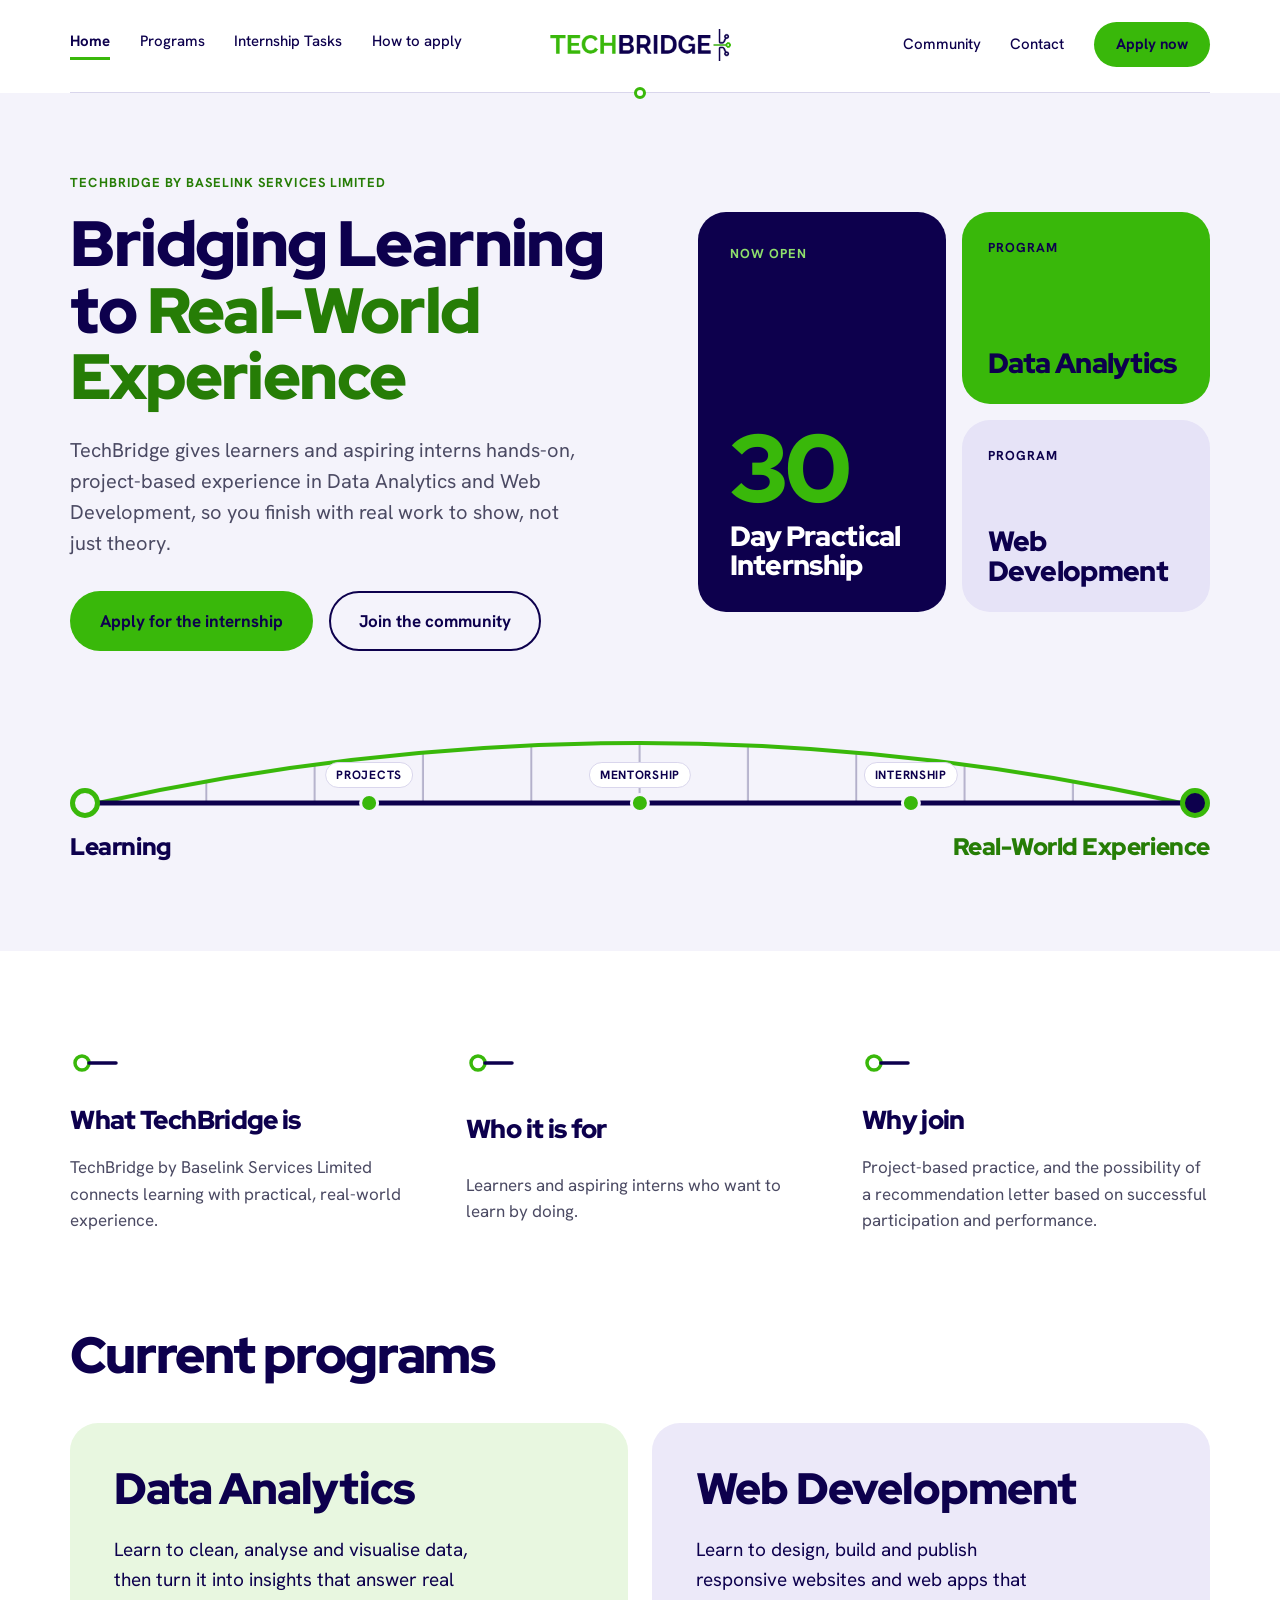
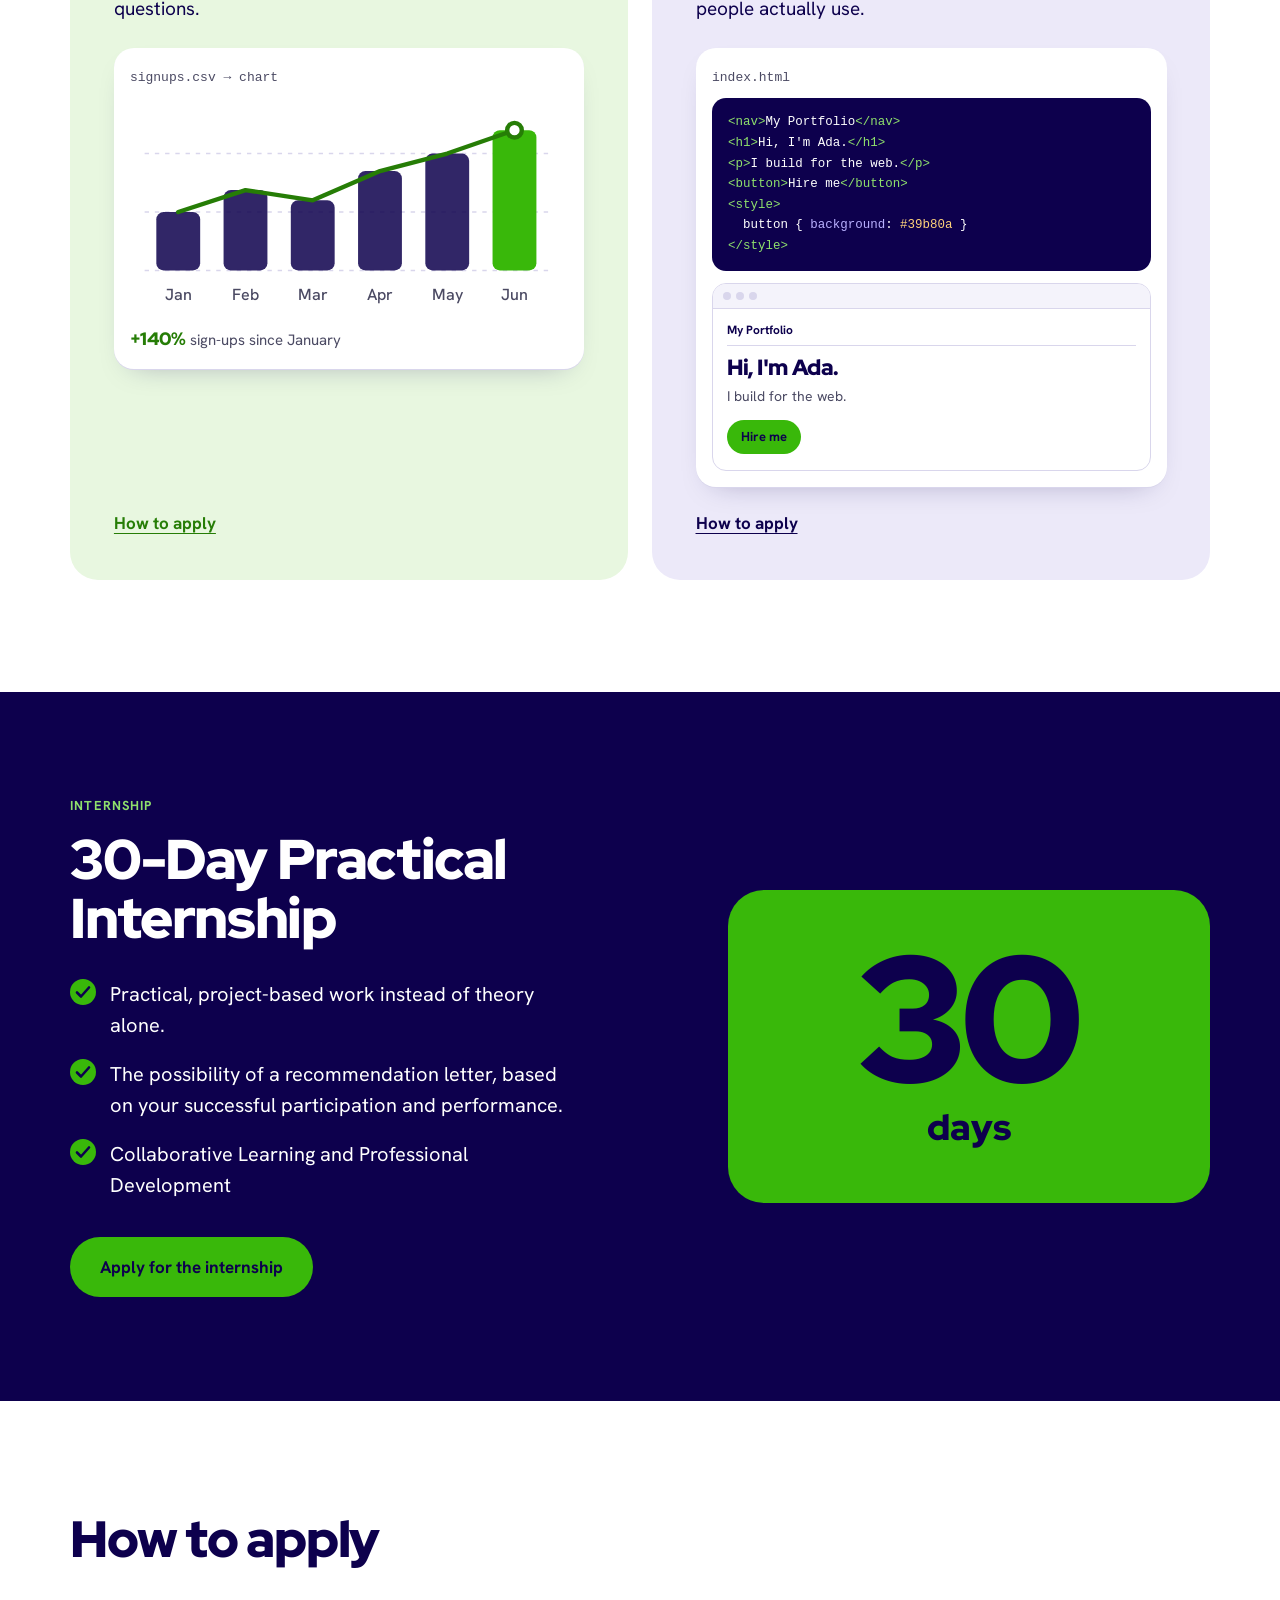
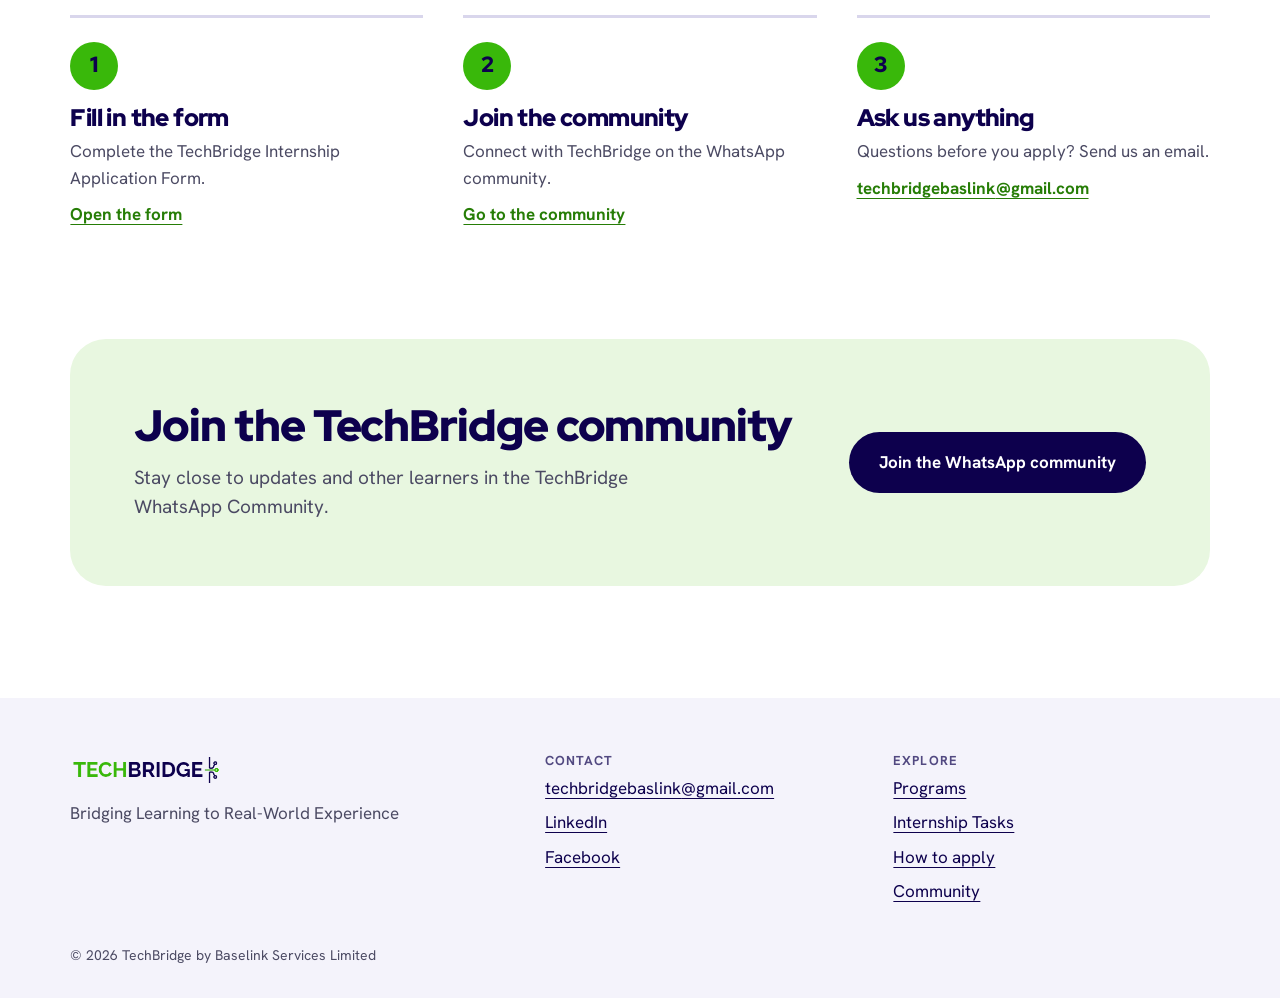
<file: index.html>
<!doctype html>
<html lang="en">

<head>
  <meta charset="utf-8" />
  <meta name="viewport" content="width=device-width, initial-scale=1" />
  <title>TechBridge: Bridging Learning to Real-World Experience</title>
  <meta name="description"
    content="TechBridge by Baselink Services Limited offers Data Analytics, Web Development and a 30-Day Practical Internship." />
  <!-- Fonts: loads the two Google Fonts used on the site (headings and body text) -->
  <link rel="preconnect" href="https://fonts.googleapis.com" />
  <link rel="preconnect" href="https://fonts.gstatic.com" crossorigin />
  <link
    href="https://fonts.googleapis.com/css2?family=Red+Hat+Display:wght@500;700;900&family=Hanken+Grotesk:wght@400;500;700&display=swap"
    rel="stylesheet" />
  <!-- Styles: connects the CSS file to this page -->
  <link rel="stylesheet" href="./styles/style.css" />
</head>

<body>
  <!-- Skip link: hidden until you press Tab. Lets keyboard users jump past the menu. -->
  <a class="skip" href="#main">Skip to content</a>

  <!-- 1. HEADER: the top bar. Links on both sides of the logo, plus the Apply now button.
       On tablets and phones the links move into a menu. -->
  <!-- Phone menu: a hidden checkbox + CSS only, no JavaScript -->
  <input type="checkbox" id="menu-toggle" class="menu-toggle" aria-label="Open or close the menu" />
  <header class="site-header" id="top">
    <div class="bar">
      <!-- Menu icon: ticking the checkbox above shows the menu (smaller screens only) -->
      <label class="menu-btn" for="menu-toggle" aria-hidden="true"><svg width="22" height="16" viewBox="0 0 22 16"
          aria-hidden="true">
          <path d="M1 2H21M1 8H21M1 14H21" stroke="currentColor" stroke-width="2" stroke-linecap="round" />
        </svg></label>
      <!-- Left links. aria-current marks the page you are on. -->
      <nav class="nav-left" aria-label="Main">
        <a href="index.html" aria-current="page">Home</a><a href="programs.html">Programs</a><a
          href="internship.html">Internship Tasks</a><a href="#apply">How to apply</a>
      </nav>
      <a class="logo" href="#top"><img src="images/logo.png" alt="TechBridge" width="189" height="40" /></a>
      <!-- Right links and the main call to action -->
      <div class="right">
        <nav class="nav-right" aria-label="Secondary">
          <a href="#community">Community</a><a href="#contact">Contact</a>
        </nav>
        <a class="btn btn-sm" href="https://forms.gle/8EbdSy5ttGfLZfjv5">Apply now</a>
      </div>
    </div>
    <!-- The menu that opens on smaller screens: the same links in one list -->
    <nav class="drawer" id="drawer" aria-label="Mobile">
      <a href="index.html" aria-current="page">Home</a><a href="programs.html">Programs</a><a
      href="internship.html">Internship Tasks</a><a href="#apply">How to apply</a><a href="#community">Community</a><a
        href="#contact">Contact</a>
    </nav>
  </header>

  <main id="main">
    <!-- 2. HERO: the first thing visitors see. It says what TechBridge is, gives two buttons,
         and ends with an animated bridge from Learning to Real-World Experience. -->
    <section class="hero">
      <!-- Hero text: heading, short intro and the two buttons -->
      <div class="hero-text">
        <p class="eyebrow">TechBridge by Baselink Services Limited</p>
        <h1>Bridging Learning to <span>Real-World Experience</span></h1>
        <p class="lede">
          TechBridge gives learners and aspiring interns hands-on, project-based
          experience in Data Analytics and Web Development, so you finish with
          real work to show, not just theory.
        </p>
        <div class="actions btn-row">
          <a class="btn" href="#apply">Apply for the internship</a>
          <a class="btn btn-outline" href="https://chat.whatsapp.com/FqpBvYS4oaK32cXDxc8JIS">Join
            the community</a>
        </div>
      </div>
      <!-- Tiles: a quick look at the internship and the two programs -->
      <div class="tiles" aria-label="At a glance">
        <div class="tile tile-main">
          <p class="eyebrow light">Now open</p>
          <div>
            <p class="big">30</p>
            <p class="tile-title">Day Practical Internship</p>
          </div>
        </div>
        <div class="tile tile-green">
          <p class="eyebrow">Program</p>
          <p class="tile-title">Data Analytics</p>
        </div>
        <div class="tile tile-lilac">
          <p class="eyebrow">Program</p>
          <p class="tile-title">Web Development</p>
        </div>
      </div>

      <!-- Animated bridge: draws itself from Learning to Real-World Experience -->
      <div class="bridge" role="img"
        aria-label="A bridge from Learning to Real-World Experience, crossing through projects, mentorship and the internship">
        <div class="bridge-end bridge-start">
          <span class="b-node"></span>
          <span class="b-label">Learning</span>
        </div>
        <div class="bridge-span">
          <div class="b-build">
            <svg class="bridge-svg" viewBox="0 0 1000 120" preserveAspectRatio="none" aria-hidden="true">
              <g class="b-cables">
                <line x1="100" y1="78.4" x2="100" y2="100" style="--i:0" />
                <line x1="200" y1="61.6" x2="200" y2="100" style="--i:1" />
                <line x1="300" y1="49.6" x2="300" y2="100" style="--i:2" />
                <line x1="400" y1="42.4" x2="400" y2="100" style="--i:3" />
                <line x1="500" y1="40.0" x2="500" y2="100" style="--i:4" />
                <line x1="600" y1="42.4" x2="600" y2="100" style="--i:5" />
                <line x1="700" y1="49.6" x2="700" y2="100" style="--i:6" />
                <line x1="800" y1="61.6" x2="800" y2="100" style="--i:7" />
                <line x1="900" y1="78.4" x2="900" y2="100" style="--i:8" />
              </g>
              <path class="b-arch" d="M0 100Q500-20 1000 100" />
              <path class="b-deck" d="M0 100H1000" />
            </svg>
          </div>
          <ul class="b-stops">
            <li style="--x:25%;--d:0.75s"><span>Projects</span></li>
            <li style="--x:50%;--d:1.2s"><span>Mentorship</span></li>
            <li style="--x:75%;--d:1.65s"><span>Internship</span></li>
          </ul>
        </div>
        <div class="bridge-end bridge-finish">
          <span class="b-node"></span>
          <span class="b-label">Real-World Experience</span>
        </div>
      </div>
    </section>

    <!-- 3. ABOUT: three short answers: what TechBridge is, who it is for and why join. -->
    <section class="about feature-grid" aria-label="About TechBridge">
      <article class="feature">
        <svg class="node" width="48" height="32" viewBox="0 0 48 32" aria-hidden="true">
          <circle cx="12" cy="16" r="7" fill="none" stroke="#39b80a" stroke-width="3.5" />
          <path d="M19 16H46" stroke="#0d004d" stroke-width="3.5" stroke-linecap="round" />
        </svg>
        <h2>What TechBridge is</h2>
        <p>
          TechBridge by Baselink Services Limited connects learning with
          practical, real-world experience.
        </p>
      </article>
      <article class="feature">
        <svg class="node" width="48" height="32" viewBox="0 0 48 32" aria-hidden="true">
          <circle cx="12" cy="16" r="7" fill="none" stroke="#39b80a" stroke-width="3.5" />
          <path d="M19 16H46" stroke="#0d004d" stroke-width="3.5" stroke-linecap="round" />
        </svg>
        <h2>Who it is for</h2>
        <p>Learners and aspiring interns who want to learn by doing.</p>
      </article>
      <article class="feature">
        <svg class="node" width="48" height="32" viewBox="0 0 48 32" aria-hidden="true">
          <circle cx="12" cy="16" r="7" fill="none" stroke="#39b80a" stroke-width="3.5" />
          <path d="M19 16H46" stroke="#0d004d" stroke-width="3.5" stroke-linecap="round" />
        </svg>
        <h2>Why join</h2>
        <p>
          Project-based practice, and the possibility of a recommendation
          letter based on successful participation and performance.
        </p>
      </article>
    </section>

    <!-- 4. PROGRAMS: the two programs as cards. Each card has a small live demo. -->
    <section class="programs" id="programs" aria-labelledby="programs-h">
      <h2 class="section-title" id="programs-h">Current programs</h2>
      <div class="cards">
        <!-- Data Analytics card, with a demo chart that builds itself as you scroll -->
        <article class="card card-green">
          <h3>Data Analytics</h3>
          <p>
            Learn to clean, analyse and visualise data, then turn it into
            insights that answer real questions.
          </p>

          <!-- Live demo: a chart that builds itself -->
          <div class="demo demo-data">
            <div class="demo-bar">
              <span class="demo-file">signups.csv &rarr; chart</span>
            </div>
            <svg class="chart" viewBox="0 0 300 150" role="img"
              aria-label="Bar chart of monthly sign-ups from January to June, rising from 40 to 96, an increase of 140 percent">
              <g class="grid" aria-hidden="true">
                <path d="M10 118H290M10 78H290M10 38H290" />
              </g>
              <g class="bars">
                <rect x="18" y="78" width="30" height="40" rx="5" style="--i:0" />
                <rect x="64" y="63" width="30" height="55" rx="5" style="--i:1" />
                <rect x="110" y="70" width="30" height="48" rx="5" style="--i:2" />
                <rect x="156" y="50" width="30" height="68" rx="5" style="--i:3" />
                <rect x="202" y="38" width="30" height="80" rx="5" style="--i:4" />
                <rect class="bar-top" x="248" y="22" width="30" height="96" rx="5" style="--i:5" />
              </g>
              <polyline class="trend" pathLength="1" points="33,78 79,63 125,70 171,50 217,38 263,22" />
              <circle class="trend-dot" cx="263" cy="22" r="5" />
              <g class="months" aria-hidden="true">
                <text x="33" y="138">Jan</text><text x="79" y="138">Feb</text><text x="125" y="138">Mar</text>
                <text x="171" y="138">Apr</text><text x="217" y="138">May</text><text x="263" y="138">Jun</text>
              </g>
            </svg>
            <p class="insight"><strong>+140%</strong> sign-ups since January</p>
          </div>
          <a class="link" href="#apply">How to apply</a>
        </article>
        <!-- Web Development card, with a demo where code types itself and becomes a page -->
        <article class="card card-lilac">
          <h3>Web Development</h3>
          <p>
            Learn to design, build and publish responsive websites and web apps
            that people actually use.
          </p>

          <!-- Live demo: code types itself, then becomes a page -->
          <div class="demo demo-web">
            <div class="demo-bar">
              <span class="demo-file">index.html</span>
            </div>
            <div class="web-panes">
              <pre class="code"><span class="line" style="--n:23;--s:8.0%;--e:14.15%"><span class="t">&lt;nav&gt;</span>My Portfolio<span class="t">&lt;/nav&gt;</span></span>
<span class="line" style="--n:21;--s:14.15%;--e:19.77%"><span class="t">&lt;h1&gt;</span>Hi, I'm Ada.<span class="t">&lt;/h1&gt;</span></span>
<span class="line" style="--n:27;--s:19.77%;--e:27.0%"><span class="t">&lt;p&gt;</span>I build for the web.<span class="t">&lt;/p&gt;</span></span>
<span class="line" style="--n:24;--s:27.0%;--e:33.42%"><span class="t">&lt;button&gt;</span>Hire me<span class="t">&lt;/button&gt;</span></span>
<span class="line" style="--n:7;--s:33.42%;--e:35.3%"><span class="t">&lt;style&gt;</span></span>
<span class="line" style="--n:32;--s:35.3%;--e:43.86%">  button { <span class="a">background</span>: <span class="v">#39b80a</span> }</span>
<span class="line" style="--n:8;--s:43.86%;--e:46.0%"><span class="t">&lt;/style&gt;</span></span></pre>
              <div class="preview">
                <div class="browser-dots" aria-hidden="true"><i></i><i></i><i></i></div>
                <div class="page">
                  <div class="pv-nav" data-show="nav" style="--at:14.15%">My Portfolio</div>
                  <p class="pv-h1" data-show="h1" style="--at:19.77%">Hi, I'm Ada.</p>
                  <p class="pv-p" data-show="p" style="--at:27.0%">I build for the web.</p>
                  <span class="pv-btn" data-show="btn" style="--at:33.42%;--styled:43.86%">Hire me</span>
                </div>
              </div>
            </div>
          </div>
          <a class="link link-navy" href="#apply">How to apply</a>
        </article>
      </div>
    </section>

    <!-- 5. INTERNSHIP: the dark band that explains the 30-Day Practical Internship and what you get. -->
    <section class="internship" id="internship" aria-labelledby="intern-h">
      <div class="intern-in">
        <div>
          <p class="eyebrow light">Internship</p>
          <h2 id="intern-h">30-Day Practical Internship</h2>
          <!-- The benefits list -->
          <ul class="checks">
            <li>
              <svg width="26" height="26" viewBox="0 0 26 26" aria-hidden="true">
                <circle cx="13" cy="13" r="13" fill="#39b80a" />
                <path d="M7 13.5l4 4 8-9" fill="none" stroke="#0d004d" stroke-width="2.6" stroke-linecap="round"
                  stroke-linejoin="round" />
              </svg><span>Practical, project-based work instead of theory alone.</span>
            </li>
            <li>
              <svg width="26" height="26" viewBox="0 0 26 26" aria-hidden="true">
                <circle cx="13" cy="13" r="13" fill="#39b80a" />
                <path d="M7 13.5l4 4 8-9" fill="none" stroke="#0d004d" stroke-width="2.6" stroke-linecap="round"
                  stroke-linejoin="round" />
              </svg><span>The possibility of a recommendation letter, based on your
                successful participation and performance.</span>
            </li>
            <li>
              <svg width="26" height="26" viewBox="0 0 26 26" aria-hidden="true">
                <circle cx="13" cy="13" r="13" fill="#39b80a" />
                <path d="M7 13.5l4 4 8-9" fill="none" stroke="#0d004d" stroke-width="2.6" stroke-linecap="round"
                  stroke-linejoin="round" />
              </svg><span>Collaborative Learning and Professional Development</span>
            </li>
          </ul>
          <a class="btn" href="https://forms.gle/8EbdSy5ttGfLZfjv5">Apply for the internship</a>
        </div>
        <!-- Big "30 days" box: decoration only, so screen readers skip it -->
        <div class="days" aria-hidden="true">
          <p class="big">30</p>
          <p>days</p>
        </div>
      </div>
    </section>

    <!-- 6. HOW TO APPLY: three simple steps: fill in the form, join the community, ask a question. -->
    <section class="apply" id="apply" aria-labelledby="apply-h">
      <h2 class="section-title" id="apply-h">How to apply</h2>
      <ol class="steps">
        <li>
          <span class="num">1</span>
          <h3>Fill in the form</h3>
          <p>Complete the TechBridge Internship Application Form.</p>
          <a class="link" href="https://forms.gle/8EbdSy5ttGfLZfjv5">Open the form</a>
        </li>
        <li>
          <span class="num">2</span>
          <h3>Join the community</h3>
          <p>Connect with TechBridge on the WhatsApp community.</p>
          <a class="link" href="https://chat.whatsapp.com/FqpBvYS4oaK32cXDxc8JIS">Go to the
            community</a>
        </li>
        <li>
          <span class="num">3</span>
          <h3>Ask us anything</h3>
          <p>Questions before you apply? Send us an email.</p>
          <a class="link" href="mailto:techbridgebaslink@gmail.com">techbridgebaslink<wbr />@gmail.com</a>
        </li>
      </ol>
    </section>

    <!-- 7. COMMUNITY: invites visitors to join the TechBridge WhatsApp community. -->
    <section class="community" id="community" aria-labelledby="comm-h">
      <div class="comm-in">
        <div>
          <h2 id="comm-h">Join the TechBridge community</h2>
          <p>
            Stay close to updates and other learners in the TechBridge
            WhatsApp Community.
          </p>
        </div>
        <a class="btn btn-navy" href="https://chat.whatsapp.com/FqpBvYS4oaK32cXDxc8JIS">Join the
          WhatsApp community</a>
      </div>
    </section>
  </main>

  <!-- 8. FOOTER: the bottom of the page. Logo and tagline, contact details and useful links. -->
  <footer class="site-footer" id="contact">
    <div class="foot">
      <!-- Logo and tagline -->
      <div>
        <img src="images/logo.png" alt="TechBridge" width="151" height="32" />
        <p>Bridging Learning to Real-World Experience</p>
      </div>
      <!-- Official contact details only -->
      <div>
        <h2>Contact</h2>
        <a href="mailto:techbridgebaslink@gmail.com">techbridgebaslink<wbr />@gmail.com</a><a
          href="https://www.linkedin.com/company/techbridge-services/" target="_blank" rel="noopener">LinkedIn</a>
        <a href="https://www.facebook.com/p/Baselink-Services-100066771475783/" target="_blank"
          rel="noopener">Facebook</a>
      </div>
      <!-- Quick links to the rest of the site -->
      <div>
        <h2>Explore</h2>
        <a href="programs.html">Programs</a><a href="internship.html">Internship Tasks</a><a href="#apply">How to apply</a><a
          href="#community">Community</a>
      </div>
    </div>
    <p class="legal">© 2026 TechBridge by Baselink Services Limited</p>
  </footer>
</body>

</html>
</file>
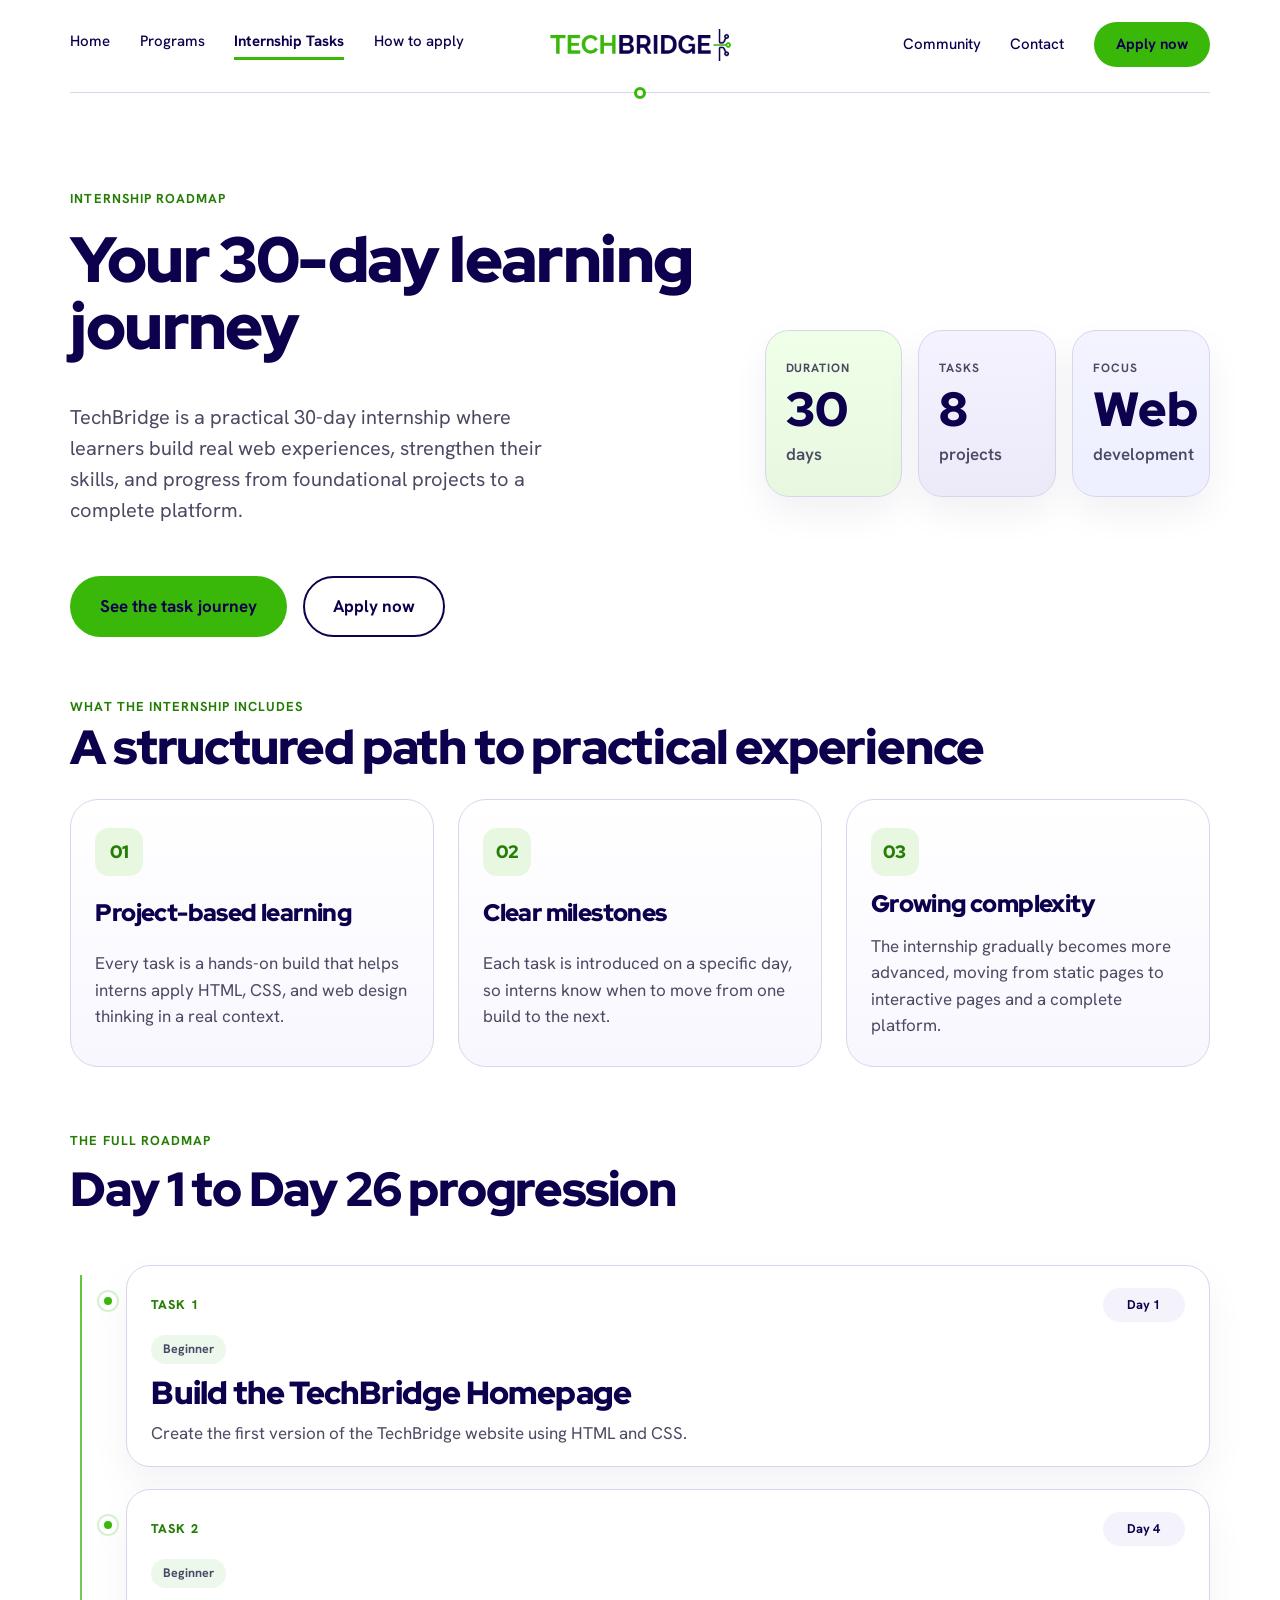
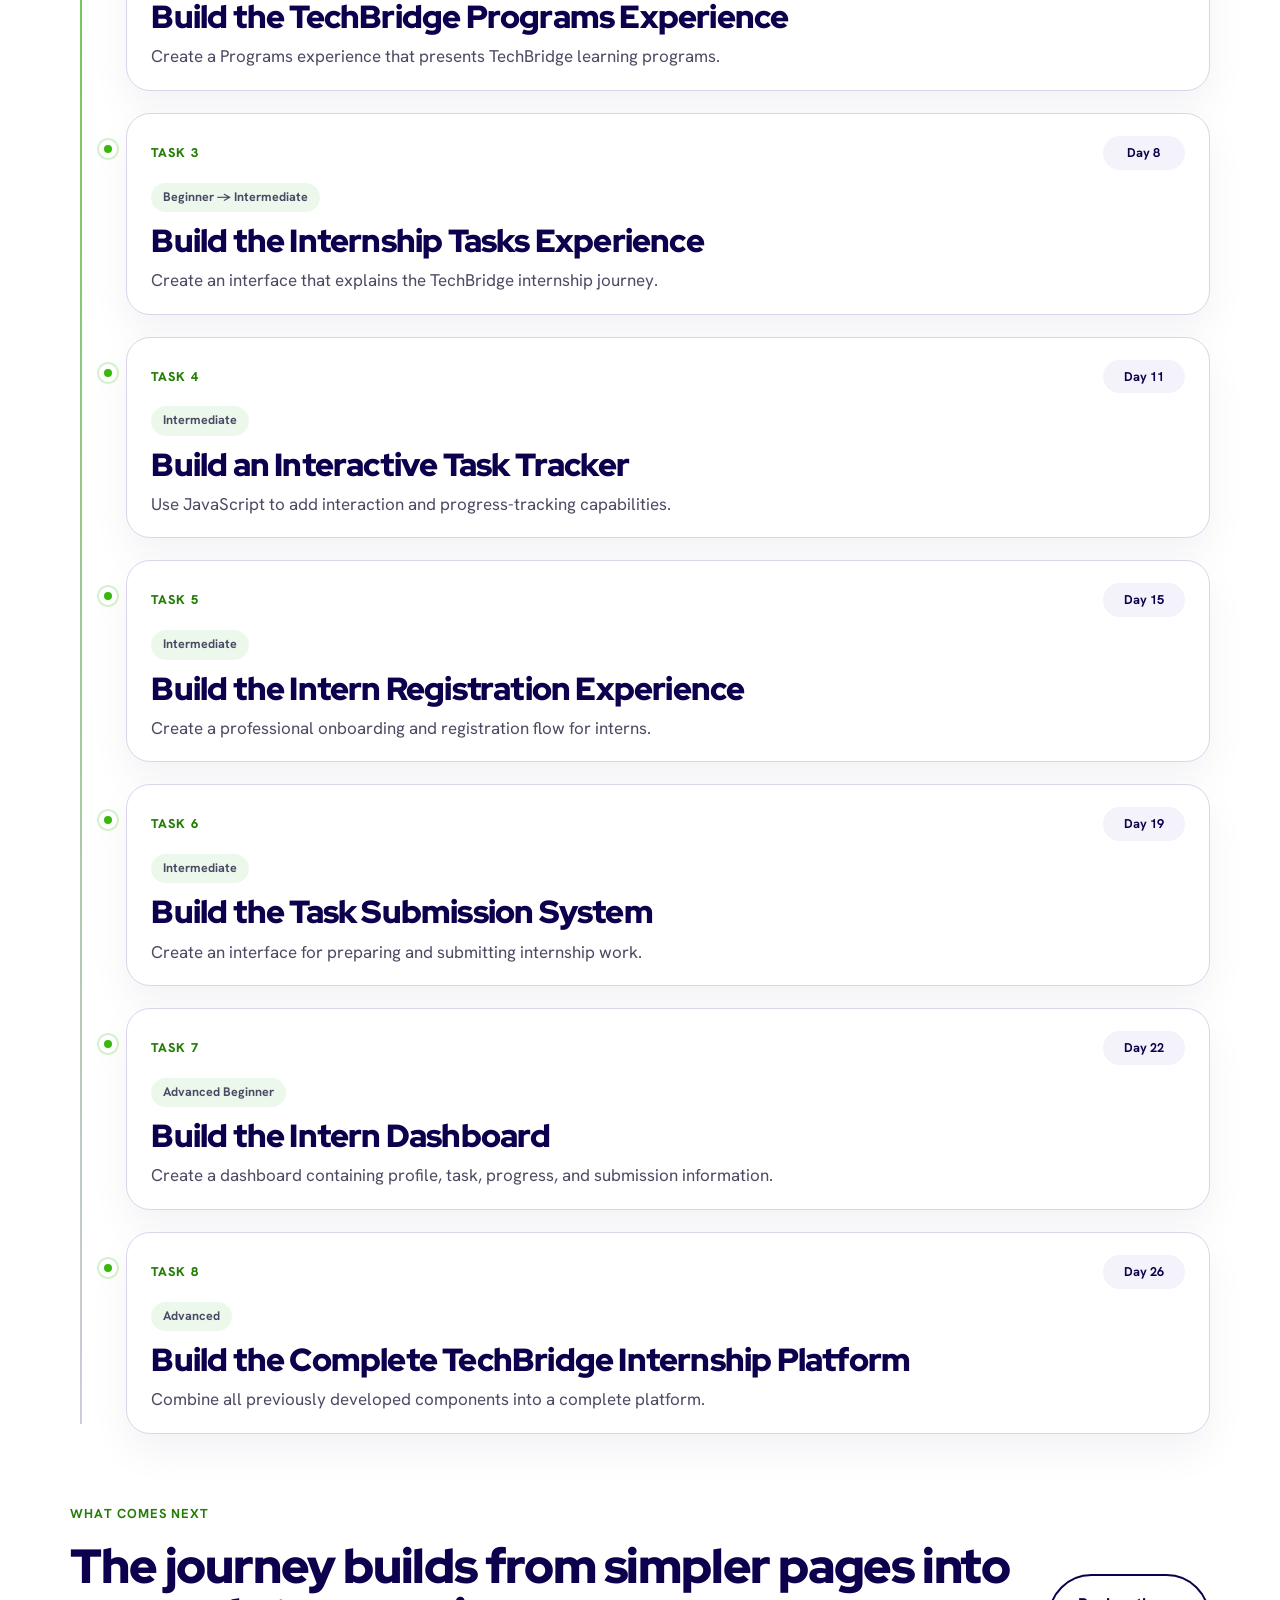
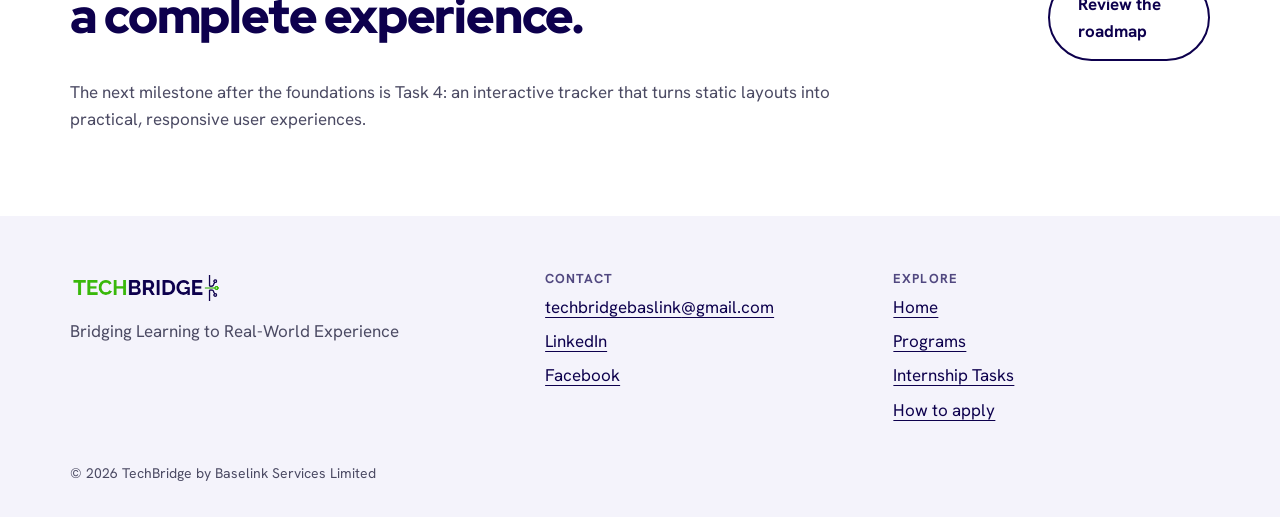
<file: internship.html>
<!doctype html>
<html lang="en">

<head>
  <meta charset="utf-8" />
  <meta name="viewport" content="width=device-width, initial-scale=1" />
  <title>Internship Tasks | TechBridge</title>
  <meta name="description"
    content="View the TechBridge 30-day internship roadmap, task sequence and progression from beginner to advanced project work." />
  <link rel="preconnect" href="https://fonts.googleapis.com" />
  <link rel="preconnect" href="https://fonts.gstatic.com" crossorigin />
  <link
    href="https://fonts.googleapis.com/css2?family=Red+Hat+Display:wght@500;700;900&family=Hanken+Grotesk:wght@400;500;700&display=swap"
    rel="stylesheet" />
  <link rel="stylesheet" href="./styles/style.css" />
  <link rel="stylesheet" href="./styles/internship.css" />
</head>

<body class="page-internship">
  <!-- Skip link allows keyboard users to jump directly to the main content. -->
  <a class="skip" href="#main">Skip to content</a>

  <!-- Mobile menu toggle: the checkbox is controlled only with CSS, so no JavaScript is required. -->
  <input type="checkbox" id="menu-toggle" class="menu-toggle" aria-label="Open or close the menu" />

  <!-- Header: keeps the TechBridge navigation consistent across the site. -->
  <header class="site-header" id="top">
    <div class="bar">
      <label class="menu-btn" for="menu-toggle" aria-hidden="true"><svg width="22" height="16" viewBox="0 0 22 16"
          aria-hidden="true">
          <path d="M1 2H21M1 8H21M1 14H21" stroke="currentColor" stroke-width="2" stroke-linecap="round" />
        </svg></label>
      <nav class="nav-left" aria-label="Main">
        <a href="index.html">Home</a><a href="programs.html">Programs</a><a href="internship.html" aria-current="page">Internship Tasks</a><a href="index.html#apply">How to apply</a>
      </nav>
      <a class="logo" href="index.html"><img src="images/logo.png" alt="TechBridge" width="189" height="40" /></a>
      <div class="right">
        <nav class="nav-right" aria-label="Secondary">
          <a href="index.html#community">Community</a><a href="#contact">Contact</a>
        </nav>
        <a class="btn btn-sm" href="https://forms.gle/8EbdSy5ttGfLZfjv5">Apply now</a>
      </div>
    </div>
    <nav class="drawer" id="drawer" aria-label="Mobile">
      <a href="index.html">Home</a><a href="programs.html">Programs</a><a href="internship.html" aria-current="page">Internship Tasks</a><a href="index.html#apply">How to apply</a><a href="index.html#community">Community</a><a href="#contact">Contact</a>
    </nav>
  </header>

  <main id="main">
    <!-- Hero section: explains the 30-day internship in a quick, high-visibility format. -->
    <section class="internship-hero" aria-labelledby="internship-hero-title">
      <div class="journey-copy">
        <p class="eyebrow">Internship roadmap</p>
        <h1 id="internship-hero-title">Your 30-day learning journey</h1>
        <p class="lede">
          TechBridge is a practical 30-day internship where learners build real web experiences,
          strengthen their skills, and progress from foundational projects to a complete platform.
        </p>
        <div class="actions btn-row">
          <a class="btn" href="#roadmap">See the task journey</a>
          <a class="btn btn-outline" href="https://forms.gle/8EbdSy5ttGfLZfjv5">Apply now</a>
        </div>
      </div>

      <div class="journey-stats" aria-label="Internship details">
        <div class="stat-card accent-green">
          <p class="stat-label">Duration</p>
          <p class="stat-number">30</p>
          <p class="stat-note">days</p>
        </div>
        <div class="stat-card accent-lilac">
          <p class="stat-label">Tasks</p>
          <p class="stat-number">8</p>
          <p class="stat-note">projects</p>
        </div>
        <div class="stat-card accent-indigo">
          <p class="stat-label">Focus</p>
          <p class="stat-number">Web</p>
          <p class="stat-note">development</p>
        </div>
      </div>
    </section>

    <!-- Overview cards: clarify the internship structure, milestones, and progression. -->
    <section class="internship-overview" aria-labelledby="overview-title">
      <p class="eyebrow">What the internship includes</p>
      <h2 id="overview-title">A structured path to practical experience</h2>
      <div class="overview-grid">
        <article class="overview-card">
          <span class="overview-icon">01</span>
          <h3>Project-based learning</h3>
          <p>Every task is a hands-on build that helps interns apply HTML, CSS, and web design thinking in a real context.</p>
        </article>
        <article class="overview-card">
          <span class="overview-icon">02</span>
          <h3>Clear milestones</h3>
          <p>Each task is introduced on a specific day, so interns know when to move from one build to the next.</p>
        </article>
        <article class="overview-card">
          <span class="overview-icon">03</span>
          <h3>Growing complexity</h3>
          <p>The internship gradually becomes more advanced, moving from static pages to interactive pages and a complete platform.</p>
        </article>
      </div>
    </section>

    <!-- Roadmap / task timeline: shows all eight internship tasks in the expected order. -->
    <section class="tasks-section" id="roadmap" aria-labelledby="roadmap-title">
      <div class="section-heading">
        <p class="eyebrow">The full roadmap</p>
        <h2 id="roadmap-title">Day 1 to Day 26 progression</h2>
      </div>

      <div class="timeline" aria-label="Internship task timeline">
        <article class="task-card">
          <div class="task-meta">
            <span class="task-id">Task 1</span>
            <span class="day-pill">Day 1</span>
          </div>
          <p class="task-difficulty">Beginner</p>
          <h3>Build the TechBridge Homepage</h3>
          <p>Create the first version of the TechBridge website using HTML and CSS.</p>
        </article>

        <article class="task-card">
          <div class="task-meta">
            <span class="task-id">Task 2</span>
            <span class="day-pill">Day 4</span>
          </div>
          <p class="task-difficulty">Beginner</p>
          <h3>Build the TechBridge Programs Experience</h3>
          <p>Create a Programs experience that presents TechBridge learning programs.</p>
        </article>

        <article class="task-card">
          <div class="task-meta">
            <span class="task-id">Task 3</span>
            <span class="day-pill">Day 8</span>
          </div>
          <p class="task-difficulty">Beginner → Intermediate</p>
          <h3>Build the Internship Tasks Experience</h3>
          <p>Create an interface that explains the TechBridge internship journey.</p>
        </article>

        <article class="task-card">
          <div class="task-meta">
            <span class="task-id">Task 4</span>
            <span class="day-pill">Day 11</span>
          </div>
          <p class="task-difficulty">Intermediate</p>
          <h3>Build an Interactive Task Tracker</h3>
          <p>Use JavaScript to add interaction and progress-tracking capabilities.</p>
        </article>

        <article class="task-card">
          <div class="task-meta">
            <span class="task-id">Task 5</span>
            <span class="day-pill">Day 15</span>
          </div>
          <p class="task-difficulty">Intermediate</p>
          <h3>Build the Intern Registration Experience</h3>
          <p>Create a professional onboarding and registration flow for interns.</p>
        </article>

        <article class="task-card">
          <div class="task-meta">
            <span class="task-id">Task 6</span>
            <span class="day-pill">Day 19</span>
          </div>
          <p class="task-difficulty">Intermediate</p>
          <h3>Build the Task Submission System</h3>
          <p>Create an interface for preparing and submitting internship work.</p>
        </article>

        <article class="task-card">
          <div class="task-meta">
            <span class="task-id">Task 7</span>
            <span class="day-pill">Day 22</span>
          </div>
          <p class="task-difficulty">Advanced Beginner</p>
          <h3>Build the Intern Dashboard</h3>
          <p>Create a dashboard containing profile, task, progress, and submission information.</p>
        </article>

        <article class="task-card">
          <div class="task-meta">
            <span class="task-id">Task 8</span>
            <span class="day-pill">Day 26</span>
          </div>
          <p class="task-difficulty">Advanced</p>
          <h3>Build the Complete TechBridge Internship Platform</h3>
          <p>Combine all previously developed components into a complete platform.</p>
        </article>
      </div>
    </section>

    <!-- Next steps callout: reinforces what happens after the foundation tasks. -->
    <section class="next-steps" aria-labelledby="next-steps-title">
      <div class="next-copy">
        <p class="eyebrow">What comes next</p>
        <h2 id="next-steps-title">The journey builds from simpler pages into a complete experience.</h2>
        <p>
          The next milestone after the foundations is Task 4: an interactive tracker that turns static layouts into practical, responsive user experiences.
        </p>
      </div>
      <a class="btn btn-outline" href="#roadmap">Review the roadmap</a>
    </section>
  </main>

  <!-- Footer: includes contact details and site links for continuity with the rest of the TechBridge pages. -->
  <footer class="site-footer" id="contact">
    <div class="foot">
      <div>
        <img src="images/logo.png" alt="TechBridge" width="151" height="32" />
        <p>Bridging Learning to Real-World Experience</p>
      </div>
      <div>
        <h2>Contact</h2>
        <a href="mailto:techbridgebaslink@gmail.com">techbridgebaslink<wbr />@gmail.com</a><a
          href="https://www.linkedin.com/company/techbridge-services/" target="_blank" rel="noopener">LinkedIn</a>
        <a href="https://www.facebook.com/p/Baselink-Services-100066771475783/" target="_blank"
          rel="noopener">Facebook</a>
      </div>
      <div>
        <h2>Explore</h2>
        <a href="index.html">Home</a><a href="programs.html">Programs</a><a href="internship.html">Internship Tasks</a><a href="index.html#apply">How to apply</a>
      </div>
    </div>
    <p class="legal">© 2026 TechBridge by Baselink Services Limited</p>
  </footer>
</body>

</html>
</file>
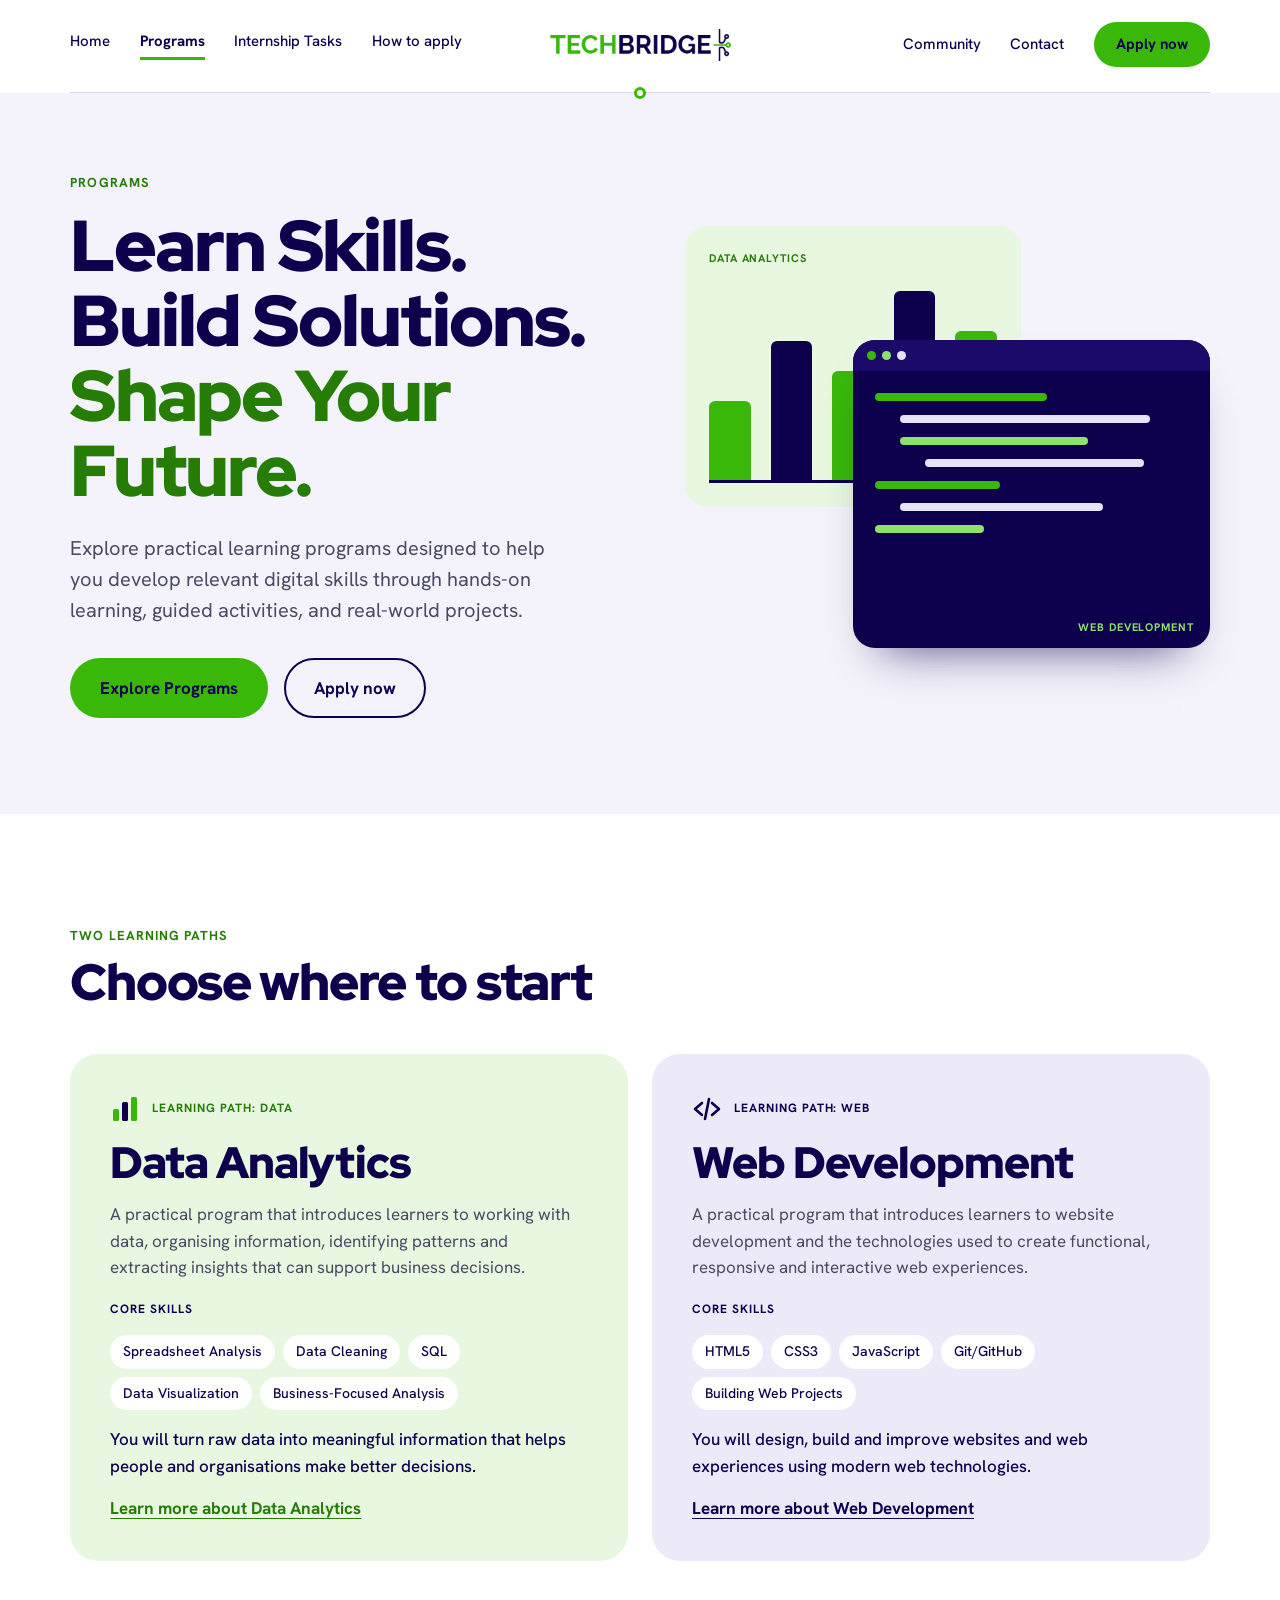
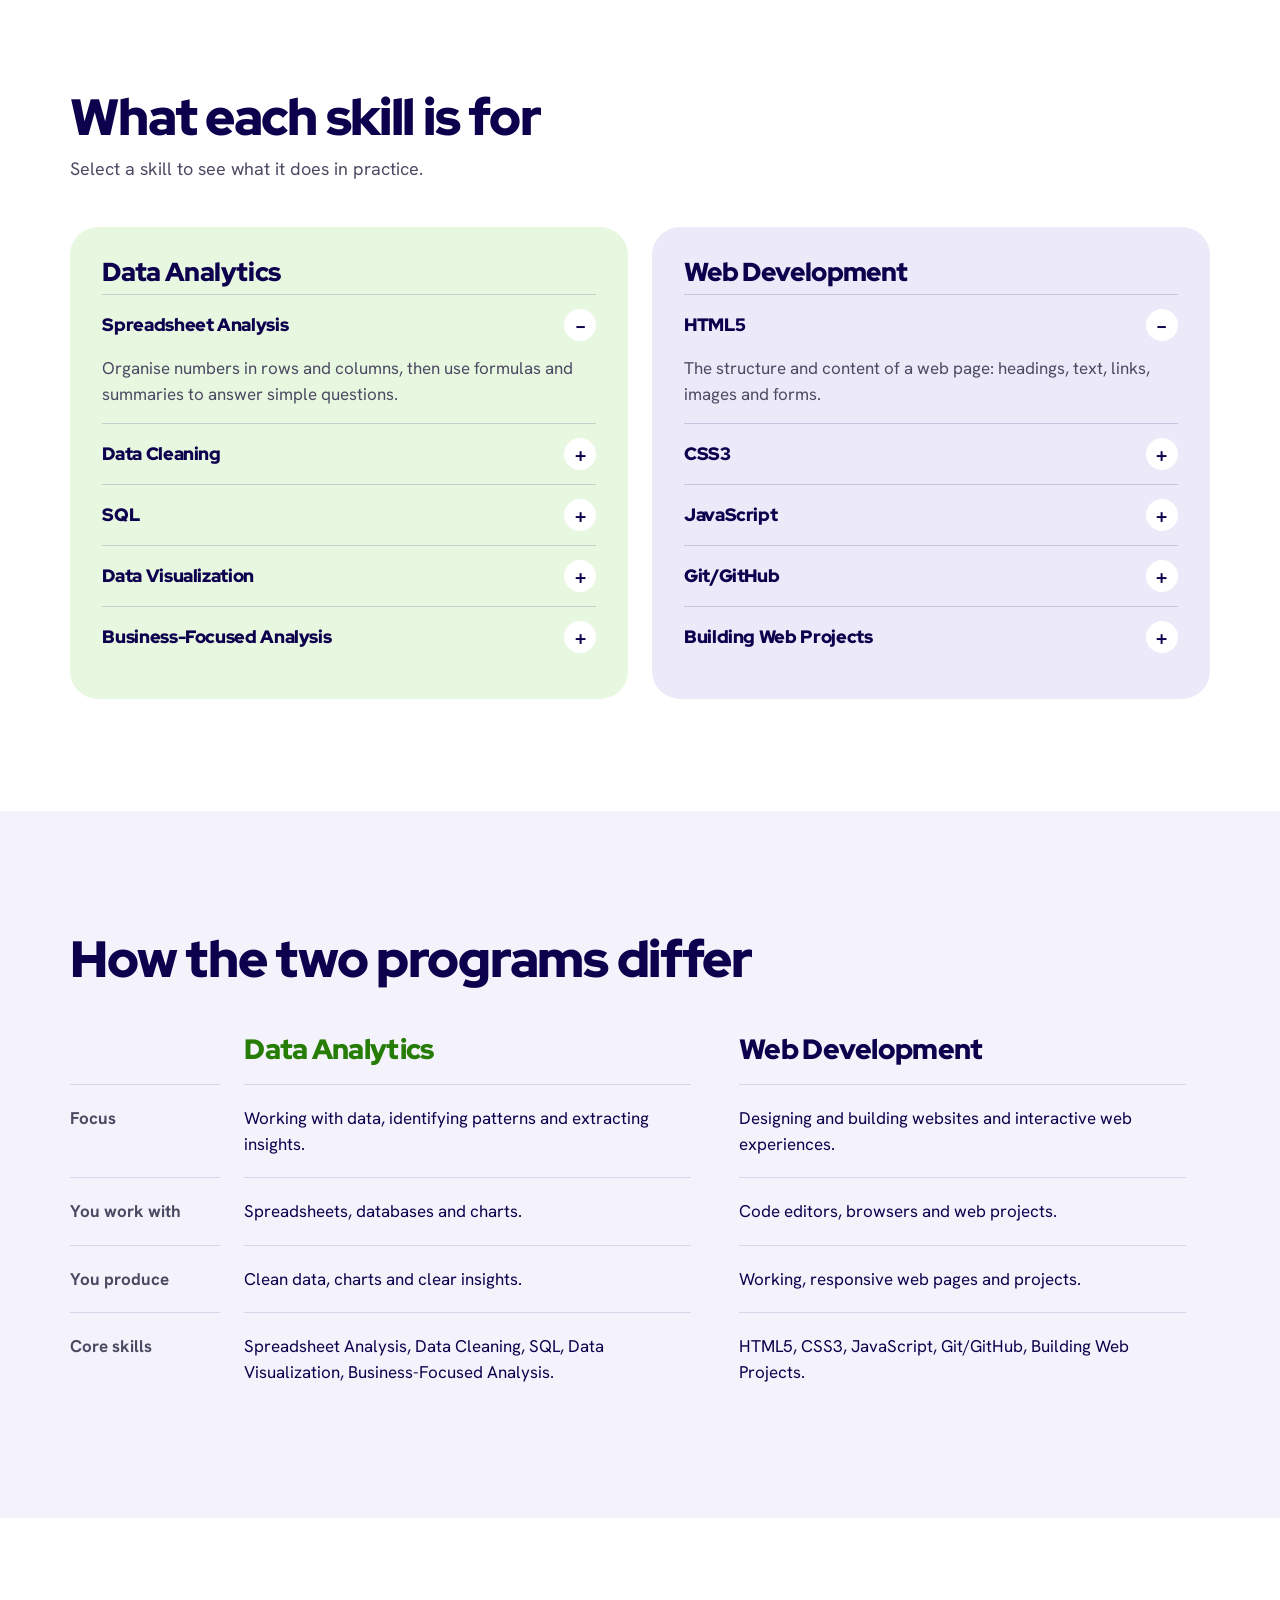
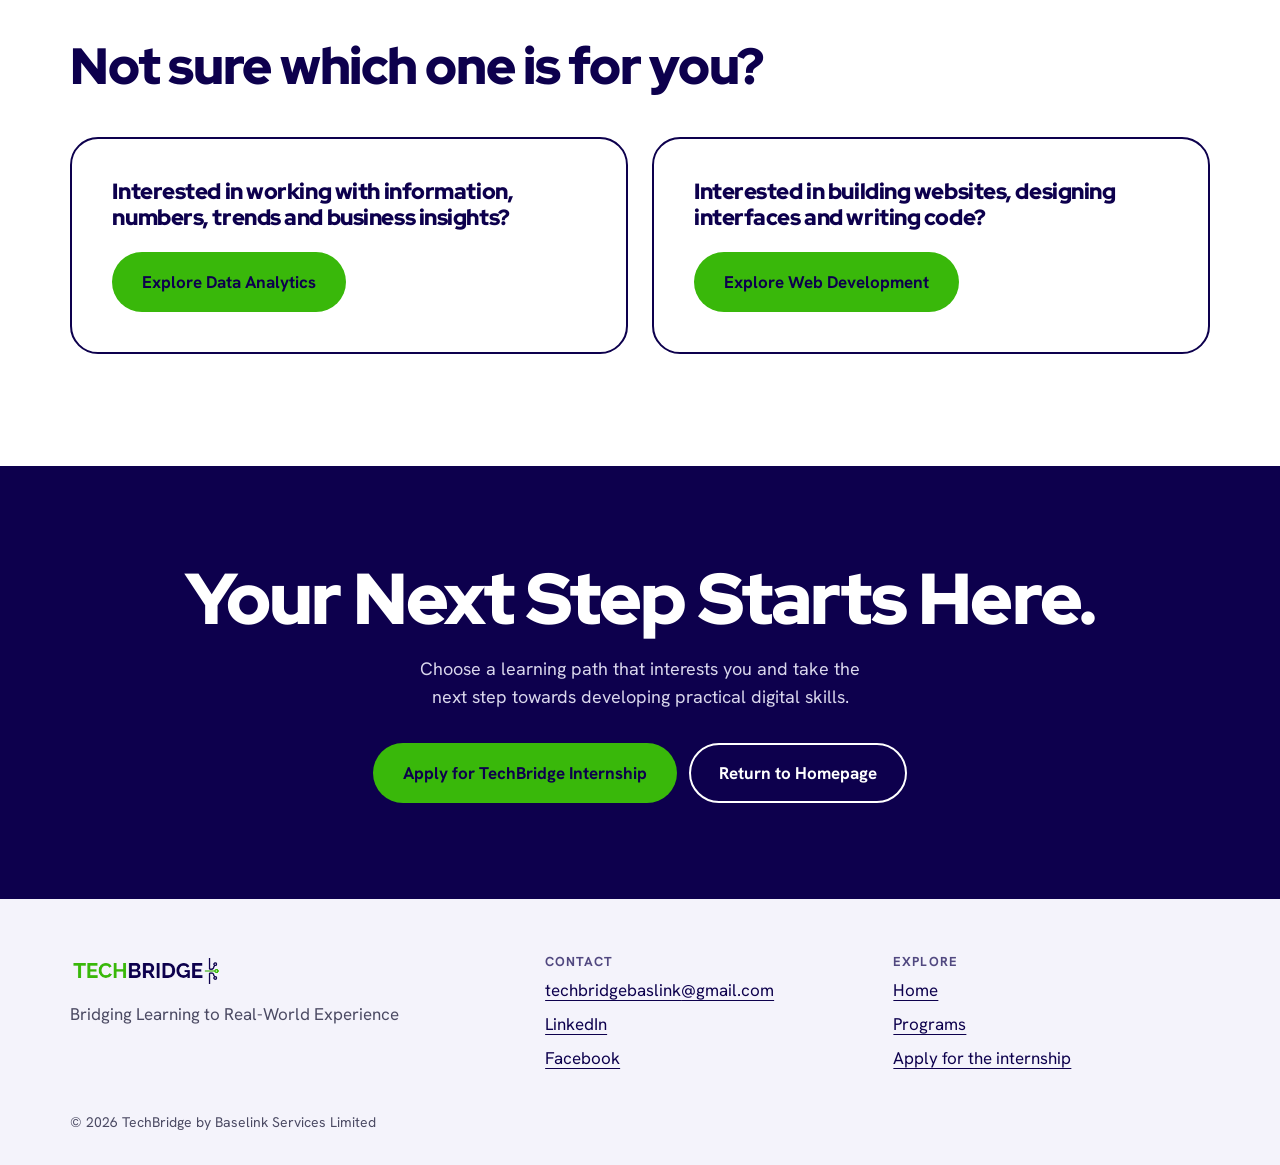
<file: programs.html>
<!doctype html>
<html lang="en">

<head>
  <meta charset="utf-8" />
  <meta name="viewport" content="width=device-width, initial-scale=1" />
  <title>Programs | TechBridge</title>
  <meta name="description"
    content="Explore the TechBridge Data Analytics and Web Development programs, compare them and apply for the 30-Day Practical Internship." />
  <link rel="preconnect" href="https://fonts.googleapis.com" />
  <link rel="preconnect" href="https://fonts.gstatic.com" crossorigin />
  <link
    href="https://fonts.googleapis.com/css2?family=Red+Hat+Display:wght@500;700;900&family=Hanken+Grotesk:wght@400;500;700&display=swap"
    rel="stylesheet" />
  <!-- Shared styles first (tokens, header, buttons, footer), then this page only -->
  <link rel="stylesheet" href="./styles/style.css" />
  <link rel="stylesheet" href="./styles/programs.css" />
</head>

<body class="page-programs">
  <a class="skip" href="#main">Skip to content</a>

  <!-- 1. HEADER: the top bar. It is the same on every page: links on both sides of the logo,
       plus the Apply now button. On tablets and phones the links move into a menu. -->
  <!-- Phone menu: a hidden checkbox + CSS only, no JavaScript -->
  <input type="checkbox" id="menu-toggle" class="menu-toggle" aria-label="Open or close the menu" />
  <header class="site-header" id="top">
    <div class="bar">
      <label class="menu-btn" for="menu-toggle" aria-hidden="true"><svg width="22" height="16" viewBox="0 0 22 16"
          aria-hidden="true">
          <path d="M1 2H21M1 8H21M1 14H21" stroke="currentColor" stroke-width="2" stroke-linecap="round" />
        </svg></label>
      <!-- Left links. aria-current marks the page you are on. -->
      <nav class="nav-left" aria-label="Main">
        <a href="index.html">Home</a><a href="programs.html" aria-current="page">Programs</a><a
          href="internship.html">Internship Tasks</a><a href="index.html#apply">How to apply</a>
      </nav>
      <a class="logo" href="index.html"><img src="images/logo.png" alt="TechBridge" width="189" height="40" /></a>
      <!-- Right links and the main call to action -->
      <div class="right">
        <nav class="nav-right" aria-label="Secondary">
          <a href="index.html#community">Community</a><a href="#contact">Contact</a>
        </nav>
        <a class="btn btn-sm" href="https://forms.gle/8EbdSy5ttGfLZfjv5">Apply now</a>
      </div>
    </div>
    <!-- The menu that opens on smaller screens: the same links in one list -->
    <nav class="drawer" id="drawer" aria-label="Mobile">
      <a href="index.html">Home</a><a href="programs.html" aria-current="page">Programs</a><a
        href="internship.html">Internship Tasks</a><a href="index.html#apply">How to apply</a><a
        href="index.html#community">Community</a><a href="#contact">Contact</a>
    </nav>
  </header>

  <main id="main">

    <!-- 2. HERO: the first thing visitors see. A big heading, a short intro, two buttons
         and a picture of a chart and a code window. -->
    <section class="p-hero" aria-labelledby="hero-h">
      <div class="p-hero-text">
        <p class="eyebrow">Programs</p>
        <h1 id="hero-h">Learn Skills. Build Solutions. <span>Shape Your Future.</span></h1>
        <p class="lede">
          Explore practical learning programs designed to help you develop relevant digital skills through
          hands-on learning, guided activities, and real-world projects.
        </p>
        <div class="actions btn-row">
          <a class="btn" href="#programs">Explore Programs</a>
          <a class="btn btn-outline" href="https://forms.gle/8EbdSy5ttGfLZfjv5">Apply now</a>
        </div>
      </div>

      <!-- Hero picture: a chart and a code window drawn with HTML and CSS (no image files) -->
      <div class="hero-visual" role="img"
        aria-label="Illustration of a bar chart and a code editor window, representing the Data Analytics and Web Development programs">
        <div class="vis-chart" aria-hidden="true">
          <p class="vis-tag">Data Analytics</p>
          <div class="bars"><span></span><span></span><span></span><span></span><span></span></div>
        </div>
        <div class="vis-code" aria-hidden="true">
          <div class="dots"><i></i><i></i><i></i></div>
          <div class="lines"><span></span><span></span><span></span><span></span><span></span><span></span><span></span>
          </div>
          <p class="vis-tag">Web Development</p>
        </div>
      </div>
    </section>

    <!-- 3. PROGRAM OVERVIEW: one card for each program, with the same layout so neither looks more important.
         Each card shows a short description, the core skills and a Learn more link. -->
    <section class="p-section" id="programs" aria-labelledby="programs-h">
      <p class="eyebrow">Two learning paths</p>
      <h2 class="section-title" id="programs-h">Choose where to start</h2>
      <!-- The two equal program cards -->
      <div class="paths">
        <article class="path path--data">
          <div class="path-label"><svg class="path-icon" width="30" height="30" viewBox="0 0 30 30" aria-hidden="true">
              <rect x="3" y="15" width="6" height="12" rx="1.5" fill="#39b80a" />
              <rect x="12" y="8" width="6" height="19" rx="1.5" fill="#0d004d" />
              <rect x="21" y="3" width="6" height="24" rx="1.5" fill="#39b80a" />
            </svg>
            <p class="eyebrow">Learning path: Data</p>
          </div>
          <h3>Data Analytics</h3>
          <p class="path-desc">A practical program that introduces learners to working with data, organising
            information,
            identifying patterns and extracting insights that can support business decisions.</p>
          <h4 class="mini">Core skills</h4>
          <ul class="chips">
            <li>Spreadsheet Analysis</li>
            <li>Data Cleaning</li>
            <li>SQL</li>
            <li>Data Visualization</li>
            <li>Business-Focused Analysis</li>
          </ul>
          <p class="path-outcome">You will turn raw data into meaningful information that helps people and organisations
            make
            better decisions.</p>
          <a class="link" href="#data-analytics">Learn more about Data Analytics</a>
        </article>

        <article class="path path--web">
          <div class="path-label"><svg class="path-icon" width="30" height="30" viewBox="0 0 30 30" aria-hidden="true">
              <path d="M10 9L3 15l7 6M20 9l7 6-7 6M17 5l-4 20" fill="none" stroke="#0d004d" stroke-width="2.6"
                stroke-linecap="round" stroke-linejoin="round" />
            </svg>
            <p class="eyebrow">Learning path: Web</p>
          </div>
          <h3>Web Development</h3>
          <p class="path-desc">A practical program that introduces learners to website development and the technologies
            used to create functional, responsive and interactive web experiences.</p>
          <h4 class="mini">Core skills</h4>
          <ul class="chips">
            <li>HTML5</li>
            <li>CSS3</li>
            <li>JavaScript</li>
            <li>Git/GitHub</li>
            <li>Building Web Projects</li>
          </ul>
          <p class="path-outcome">You will design, build and improve websites and web experiences using modern web
            technologies.</p>
          <a class="link link-navy" href="#web-development">Learn more about Web Development</a>
        </article>
      </div>
    </section>

    <!-- 4. PROGRAM DETAILS: explains what each skill is for. Select a skill to open it.
         This uses the built-in details and summary tags, so it needs no JavaScript. -->
    <section class="p-section p-section--tight" id="details" aria-labelledby="details-h">
      <h2 class="section-title" id="details-h">What each skill is for</h2>
      <p class="p-intro">Select a skill to see what it does in practice.</p>
      <!-- One box of skills for each program -->
      <div class="skills">
        <article class="skill-group skill-group--data" id="data-analytics">
          <h3>Data Analytics</h3>
          <details class="skill" open>
            <summary>Spreadsheet Analysis</summary>
            <p>Organise numbers in rows and columns, then use formulas and summaries to answer simple questions.</p>
          </details>
          <details class="skill">
            <summary>Data Cleaning</summary>
            <p>Find and fix errors, duplicates and gaps so the data can be trusted.</p>
          </details>
          <details class="skill">
            <summary>SQL</summary>
            <p>Ask questions of a database by writing queries that pull out the information you need.</p>
          </details>
          <details class="skill">
            <summary>Data Visualization</summary>
            <p>Turn figures into charts and dashboards that people can read at a glance.</p>
          </details>
          <details class="skill">
            <summary>Business-Focused Analysis</summary>
            <p>Connect what the data shows to a decision that someone has to make.</p>
          </details>
        </article>
        <article class="skill-group skill-group--web" id="web-development">
          <h3>Web Development</h3>
          <details class="skill" open>
            <summary>HTML5</summary>
            <p>The structure and content of a web page: headings, text, links, images and forms.</p>
          </details>
          <details class="skill">
            <summary>CSS3</summary>
            <p>The look of a page: colours, fonts, layout and how it adapts to different screens.</p>
          </details>
          <details class="skill">
            <summary>JavaScript</summary>
            <p>Adds behaviour, so a page can respond to what a visitor does.</p>
          </details>
          <details class="skill">
            <summary>Git/GitHub</summary>
            <p>Track changes to your code, and store and share your projects online.</p>
          </details>
          <details class="skill">
            <summary>Building Web Projects</summary>
            <p>Put the skills together by making complete websites from start to finish.</p>
          </details>
        </article>
      </div>
    </section>

    <!-- 5. COMPARISON: puts the two programs side by side so visitors can see how they differ.
         On phones it becomes two stacked cards. -->
    <section class="p-section p-compare" id="compare" aria-labelledby="compare-h">
      <h2 class="section-title" id="compare-h">How the two programs differ</h2>
      <div class="compare">
        <!-- Row names, shown in the left column on desktop only (screen readers read them from the cards) -->
        <div class="compare-labels" aria-hidden="true">
          <span></span>
          <span>Focus</span>
          <span>You work with</span>
          <span>You produce</span>
          <span>Core skills</span>
        </div>
        <article class="compare-col compare-col--data">
          <h3>Data Analytics</h3>
          <dl>
            <div class="row">
              <dt>Focus</dt>
              <dd>Working with data, identifying patterns and extracting insights.</dd>
            </div>
            <div class="row">
              <dt>You work with</dt>
              <dd>Spreadsheets, databases and charts.</dd>
            </div>
            <div class="row">
              <dt>You produce</dt>
              <dd>Clean data, charts and clear insights.</dd>
            </div>
            <div class="row">
              <dt>Core skills</dt>
              <dd>Spreadsheet Analysis, Data Cleaning, SQL, Data Visualization, Business-Focused Analysis.</dd>
            </div>
          </dl>
        </article>
        <article class="compare-col compare-col--web">
          <h3>Web Development</h3>
          <dl>
            <div class="row">
              <dt>Focus</dt>
              <dd>Designing and building websites and interactive web experiences.</dd>
            </div>
            <div class="row">
              <dt>You work with</dt>
              <dd>Code editors, browsers and web projects.</dd>
            </div>
            <div class="row">
              <dt>You produce</dt>
              <dd>Working, responsive web pages and projects.</dd>
            </div>
            <div class="row">
              <dt>Core skills</dt>
              <dd>HTML5, CSS3, JavaScript, Git/GitHub, Building Web Projects.</dd>
            </div>
          </dl>
        </article>
      </div>
    </section>

    <!-- 6. HELP VISITORS CHOOSE: two short questions that point visitors to the program that suits their interests. -->
    <section class="p-section" id="choose" aria-labelledby="choose-h">
      <h2 class="section-title" id="choose-h">Not sure which one is for you?</h2>
      <!-- Two choice boxes -->
      <div class="choices">
        <div class="choice">
          <p>Interested in working with information, numbers, trends and business insights?</p>
          <a class="btn" href="#data-analytics">Explore Data Analytics</a>
        </div>
        <div class="choice">
          <p>Interested in building websites, designing interfaces and writing code?</p>
          <a class="btn" href="#web-development">Explore Web Development</a>
        </div>
      </div>
    </section>

    <!-- 7. FINAL CALL TO ACTION: the closing section. It asks visitors to apply, or go back to the homepage. -->
    <section class="p-cta" aria-labelledby="cta-h">
      <h2 id="cta-h">Your Next Step Starts Here.</h2>
      <p>Choose a learning path that interests you and take the next step towards developing practical digital skills.
      </p>
      <div class="cta-actions">
        <!-- Same official form link as the homepage. Replace here if the form link changes. -->
        <a class="btn" href="https://forms.gle/8EbdSy5ttGfLZfjv5">Apply for TechBridge Internship</a>
        <a class="btn btn-ghost" href="index.html">Return to Homepage</a>
      </div>
    </section>

  </main>

  <!-- 8. FOOTER: the bottom of the page. Logo and tagline, official contact details and quick links. -->
  <footer class="site-footer" id="contact">
    <div class="foot">
      <div>
        <img src="images/logo.png" alt="TechBridge" width="151" height="32" />
        <p>Bridging Learning to Real-World Experience</p>
      </div>
      <div>
        <h2>Contact</h2>
        <a href="mailto:techbridgebaslink@gmail.com">techbridgebaslink<wbr />@gmail.com</a>
        <a href="https://www.linkedin.com/company/techbridge-services/" target="_blank" rel="noopener">LinkedIn</a>
        <a href="https://www.facebook.com/p/Baselink-Services-100066771475783/" target="_blank"
          rel="noopener">Facebook</a>
      </div>
      <div>
        <h2>Explore</h2>
        <a href="index.html">Home</a><a href="programs.html">Programs</a><a
          href="https://forms.gle/8EbdSy5ttGfLZfjv5">Apply for the internship</a>
      </div>
    </div>
    <p class="legal">© 2026 TechBridge by Baselink Services Limited</p>
  </footer>
</body>

</html>
</file>
<file: styles/style.css>
/* TechBridge styles
   Colours come from the logo: indigo + green.
   Layout: CSS Grid for every section.
   Used by index.html and programs.html (programs.css adds the Programs page extras). */

/* ---------- VARIABLES ----------
   The colours, fonts and spacing used everywhere.
   Change a value here and it changes across the whole site. */
:root {
  --indigo: #0d004d;
  --green: #39b80a;
  --green-text: #267d06; /* darker green: readable on light backgrounds */
  --green-soft: #8fe06c;
  --lavender: #f4f3fb;
  --lilac: #e6e3f7;
  --lilac-card: #ece9f9;
  --green-card: #e8f7e0;
  --muted: #4b4a63;
  --line: #d9d6ec;
  --white: #fff;
  --display: "Red Hat Display", system-ui, "Segoe UI", Arial, sans-serif;
  --text: "Hanken Grotesk", system-ui, "Segoe UI", Arial, sans-serif;
  --pad: clamp(20px, 5.5vw, 80px); /* side spacing of the page */
  --radius: 28px;
  color-scheme: light;
}

/* ---------- RESET ----------
   Removes the browser's default spacing so every element starts the same. */
*,
*::before,
*::after {
  box-sizing: border-box;
  margin: 0;
  padding: 0;
}

/* ---------- BASE ----------
   Page-wide settings: smooth scrolling, body text, images, links, keyboard focus. */
html {
  scroll-behavior: smooth;
  scroll-padding-top: 90px; /* keeps the sticky header from covering section titles */
}
@media (prefers-reduced-motion: reduce) {
  html {
    scroll-behavior: auto;
  }
}
body {
  font: 400 1.0625rem/1.55 var(--text);
  color: var(--indigo);
  background: var(--white);
  -webkit-font-smoothing: antialiased;
}
img {
  max-width: 100%;
  height: auto;
  display: block;
}
a {
  color: inherit;
}
:focus-visible {
  outline: 3px solid var(--green);
  outline-offset: 3px;
}

/* ---------- REUSABLE PATTERNS ----------
   Small HTML/CSS helpers that reduce repeated layout code across pages. */
.btn-row {
  display: flex;
  flex-wrap: wrap;
  gap: 16px;
}
.feature-grid {
  display: grid;
  grid-template-columns: repeat(auto-fit, minmax(240px, 1fr));
  gap: 48px;
}
.feature {
  display: grid;
  gap: 12px;
}
.feature h2 {
  font-size: 1.625rem;
  margin: 0;
}
.feature p {
  color: var(--muted);
}
/* Skip link: hidden until you press Tab */
.skip {
  position: absolute;
  left: -999px;
  top: 8px;
  background: var(--indigo);
  color: #fff;
  padding: 10px 16px;
  border-radius: 8px;
  z-index: 20;
}
.skip:focus {
  left: 8px;
}

/* ---------- TYPE ----------
   Headings use the display font; the small green label above headings is the eyebrow. */
h1,
h2,
h3,
.big {
  font-family: var(--display);
  font-weight: 900;
  letter-spacing: -0.025em;
  line-height: 1.04;
}
.eyebrow {
  font-size: 0.8125rem;
  letter-spacing: 0.08em;
  text-transform: uppercase;
  font-weight: 700;
  color: var(--green-text);
}
.eyebrow.light {
  color: var(--green-soft);
}
.section-title {
  font-size: clamp(2rem, 4vw, 3.25rem);
}

/* ---------- BUTTONS ----------
   One .btn class makes every button. The other classes are small variations. */
.btn {
  display: inline-block;
  background: var(--green);
  color: var(--indigo);
  font-weight: 700;
  text-decoration: none;
  border-radius: 999px;
  padding: 17px 30px;
  transition:
    transform 0.2s ease,
    background 0.2s;
}
.btn:hover {
  background: #4ccb1b;
  transform: translateY(-2px);
}
.btn-sm {
  padding: 11px 22px;
  font-size: 0.9375rem;
}
.btn-outline {
  background: transparent;
  border: 2px solid var(--indigo);
  padding: 15px 28px;
}
.btn-outline:hover {
  background: var(--indigo);
  color: #fff;
}
.btn-navy {
  background: var(--indigo);
  color: #fff;
}
.btn-navy:hover {
  background: #1c0a6b;
}
.link {
  font-weight: 700;
  color: var(--green-text);
  text-underline-offset: 4px;
}
.link-navy {
  color: var(--indigo);
}
@media (prefers-reduced-motion: reduce) {
  .btn {
    transition: none;
  }
  .btn:hover {
    transform: none;
  }
}

/* ---------- 1. HEADER ----------
   The top bar, shared by every page. Three columns: left links, logo in the middle,
   right links and the Apply now button. It stays at the top while you scroll. */
.site-header {
  position: sticky;
  top: 0;
  z-index: 10;
  background: var(--white);
}
.bar {
  position: relative;
  display: grid;
  grid-template-columns: 1fr auto 1fr;
  align-items: center;
  gap: clamp(16px, 2vw, 32px);
  padding: 22px var(--pad) 26px;
}
/* The thin line under the header... */
.bar::after {
  content: "";
  position: absolute;
  left: var(--pad);
  right: var(--pad);
  bottom: 0;
  height: 1px;
  background: var(--line);
}
/* ...and the small green circle in its middle (it echoes the logo) */
.bar::before {
  content: "";
  position: absolute;
  left: 50%;
  bottom: -6px;
  margin-left: -6px;
  width: 12px;
  height: 12px;
  border-radius: 50%;
  background: var(--white);
  border: 3px solid var(--green);
  z-index: 1;
}
.nav-left,
.nav-right {
  display: flex;
  gap: clamp(18px, 2.3vw, 34px);
  font-size: 0.9375rem;
  font-weight: 500;
}
.nav-left a,
.nav-right a {
  text-decoration: none;
}
.nav-left a:hover,
.nav-right a:hover {
  text-decoration: underline;
  text-underline-offset: 5px;
}
/* The link for the page you are on (set with aria-current="page" in the HTML) */
.nav-left a[aria-current="page"] {
  font-weight: 700;
  padding-bottom: 4px;
  border-bottom: 3px solid var(--green);
  text-decoration: none;
}
.drawer a[aria-current="page"] {
  color: var(--green-text);
}
.right {
  display: flex;
  justify-content: flex-end;
  align-items: center;
  gap: clamp(18px, 2.3vw, 34px);
}
/* The menu icon, menu list and checkbox only appear on smaller screens */
.menu-btn,
.drawer {
  display: none;
}
.menu-toggle {
  display: none;
}

/* ---------- 2. HERO ----------
   The first section. Two columns: text on the left, tiles on the right.
   The bridge (see section 2b) spans the full width underneath. */
.hero {
  background: var(--lavender);
  padding: 80px var(--pad) 88px;
  display: grid;
  grid-template-columns: 1.1fr 1fr;
  gap: 64px;
  align-items: center;
}
.hero h1 {
  font-size: clamp(2.5rem, 5vw, 4.5rem);
  margin-top: 18px;
}
.hero h1 span {
  color: var(--green-text);
}
.lede {
  font-size: 1.25rem;
  color: var(--muted);
  max-width: 46ch;
  margin-top: 24px;
}
.actions {
  display: flex;
  flex-wrap: wrap;
  gap: 16px;
  margin-top: 32px;
}
.btn-row {
  margin-top: 32px;
}
/* The three coloured tiles. The internship tile is as tall as the other two together. */
.tiles {
  display: grid;
  grid-template-columns: 1fr 1fr;
  gap: 16px;
}
.tile {
  border-radius: var(--radius);
  padding: 26px;
  min-height: 192px;
  display: flex;
  flex-direction: column;
  justify-content: space-between;
}
.tile-main {
  grid-row: span 2;
  background: var(--indigo);
  color: #fff;
  padding: 32px;
  min-height: 400px;
}
.tile-green {
  background: var(--green);
}
.tile-lilac {
  background: var(--lilac);
}
.tile .eyebrow {
  color: var(--indigo);
}
.tile .eyebrow.light {
  color: var(--green-soft);
}
.tile-title {
  font-family: var(--display);
  font-weight: 900;
  font-size: clamp(1.4rem, 2.2vw, 1.875rem);
  letter-spacing: -0.025em;
  line-height: 1.05;
}
.tile-main .tile-title {
  font-size: 1.75rem;
  margin-top: 6px;
}
.big {
  font-size: 6rem;
  color: var(--green);
  line-height: 1;
}

/* ---------- 3. ABOUT ----------
   Three short blocks side by side. auto-fit means: as many columns as fit,
   so it becomes one column on a phone with no extra code. */
.about {
  padding: 96px var(--pad);
  display: grid;
  grid-template-columns: repeat(auto-fit, minmax(240px, 1fr));
  gap: 48px;
}
.about h2 {
  font-size: 1.625rem;
  margin: 16px 0 8px;
}
.about p {
  color: var(--muted);
}
.feature-grid {
  gap: 48px;
}

/* ---------- 4. PROGRAMS ----------
   The two program cards. They sit side by side and stack when there is no room. */
.programs {
  padding: 0 var(--pad) 112px;
}
.cards {
  display: grid;
  grid-template-columns: repeat(auto-fit, minmax(min(100%, 320px), 1fr));
  gap: 24px;
  margin-top: 40px;
}
.card {
  border-radius: var(--radius);
  padding: clamp(28px, 3.4vw, 44px);
  min-height: 300px;
  display: flex;
  flex-direction: column;
  justify-content: space-between;
  gap: 24px;
}
.card h3 {
  font-size: clamp(2rem, 3.4vw, 2.75rem);
}
.card p {
  font-size: 1.1875rem;
  max-width: 34ch;
}
.card-green {
  background: var(--green-card);
}
.card-lilac {
  background: var(--lilac-card);
}

/* ---------- 5. INTERNSHIP ----------
   The dark indigo band. Text and benefits on the left, a big "30 days" box on the right. */
.internship {
  background: var(--indigo);
  color: #fff;
  padding: 104px var(--pad);
}
.intern-in {
  display: grid;
  grid-template-columns: 1.2fr 1fr;
  gap: 80px;
  align-items: center;
}
.internship h2 {
  font-size: clamp(2.25rem, 4.4vw, 3.5rem);
  margin-top: 14px;
}
.checks {
  list-style: none;
  display: grid;
  gap: 18px;
  margin: 32px 0 36px;
  font-size: 1.25rem;
  max-width: 46ch;
}
.checks li {
  display: flex;
  gap: 14px;
  align-items: flex-start;
}
.checks svg {
  flex: none;
}
.days {
  background: var(--green);
  color: var(--indigo);
  border-radius: 36px;
  padding: 48px;
  text-align: center;
}
.days .big {
  color: var(--indigo);
  font-size: clamp(7rem, 14vw, 12.5rem);
  line-height: 0.9;
}
.days p:last-child {
  font-family: var(--display);
  font-weight: 900;
  font-size: 2.25rem;
}

/* ---------- 6. HOW TO APPLY ----------
   Three numbered steps in a row. Each has a green number circle. */
.apply {
  padding: 112px var(--pad);
}
.steps {
  list-style: none;
  display: grid;
  grid-template-columns: repeat(auto-fit, minmax(240px, 1fr));
  gap: 40px;
  margin-top: 48px;
}
.steps li {
  border-top: 3px solid var(--line);
  padding-top: 24px;
}
.num {
  display: grid;
  place-items: center;
  width: 48px;
  height: 48px;
  border-radius: 50%;
  background: var(--green);
  font-family: var(--display);
  font-weight: 900;
  font-size: 1.375rem;
}
.steps h3 {
  font-size: 1.5rem;
  margin: 16px 0 8px;
}
.steps p {
  color: var(--muted);
  margin-bottom: 10px;
}
.steps .link {
  overflow-wrap: anywhere;
}

/* ---------- 7. COMMUNITY ----------
   A green panel with the WhatsApp button. Flexbox: text and button in one row,
   and the button drops below when there is no room. */
.community {
  padding: 0 var(--pad) 112px;
}
.comm-in {
  background: var(--green-card);
  border-radius: 36px;
  padding: clamp(28px, 5vw, 64px);
  display: flex;
  flex-wrap: wrap;
  justify-content: space-between;
  align-items: center;
  gap: 32px 48px;
}
.comm-in h2 {
  font-size: clamp(1.875rem, 3.4vw, 2.75rem);
}
.comm-in p {
  margin-top: 14px;
  font-size: 1.1875rem;
  max-width: 46ch;
  color: var(--muted);
}

/* ---------- 8. FOOTER ----------
   Three columns: logo and tagline, contact details, quick links. */
.site-footer {
  background: var(--lavender);
  padding: 56px var(--pad) 32px;
}
.foot {
  display: grid;
  grid-template-columns: 1.4fr 1fr 1fr;
  gap: 32px;
}
.foot > div {
  display: grid;
  gap: 8px;
  align-content: start;
}
.foot img {
  height: 32px;
  width: auto;
}
.foot p {
  color: var(--muted);
  margin-top: 6px;
}
.foot h2 {
  font-family: var(--text);
  font-size: 0.8125rem;
  letter-spacing: 0.08em;
  text-transform: uppercase;
  font-weight: 700;
  opacity: 0.7;
}
.foot a {
  text-underline-offset: 4px;
  overflow-wrap: anywhere;
}
.legal {
  margin-top: 40px;
  font-size: 0.875rem;
  color: var(--muted);
}

/* ---------- 2b. HERO BRIDGE ----------
   The animated bridge under the hero. It draws itself from "Learning" to
   "Real-World Experience". Visitors who prefer reduced motion see the finished bridge. */
.bridge {
  --h: 120px; /* height of the drawing; the deck sits at 100/120 of it */
  --deck: calc(var(--h) * 0.8333);
  --node: 30px;
  grid-column: 1 / -1;
  display: grid;
  grid-template-columns: var(--node) 1fr var(--node);
  padding-bottom: 40px;
  margin-top: -12px;
}
.bridge-end {
  position: relative;
  padding-top: calc(var(--deck) - var(--node) / 2);
}
.b-node {
  display: block;
  width: var(--node);
  height: var(--node);
  border-radius: 50%;
  border: 5px solid var(--green);
  background: var(--lavender);
  position: relative;
  z-index: 1;
}
.bridge-finish .b-node {
  background: var(--indigo);
}
.b-label {
  position: absolute;
  top: calc(var(--deck) + var(--node) / 2 + 10px);
  white-space: nowrap;
  font-family: var(--display);
  font-weight: 900;
  font-size: clamp(1.05rem, 2vw, 1.5rem);
  letter-spacing: -0.02em;
}
.bridge-start .b-label {
  left: 0;
}
.bridge-finish .b-label {
  right: 0;
  color: var(--green-text);
}
.bridge-span {
  position: relative;
  height: var(--h);
  margin-inline: -2px;
}
.b-build {
  position: absolute;
  inset: 0;
}
.bridge-svg {
  display: block;
  width: 100%;
  height: 100%;
  overflow: visible;
}
.bridge-svg path,
.bridge-svg line {
  fill: none;
  vector-effect: non-scaling-stroke;
  stroke-linecap: round;
}
.b-deck {
  stroke: var(--indigo);
  stroke-width: 5;
}
.b-arch {
  stroke: var(--green);
  stroke-width: 4;
}
.b-cables line {
  stroke: var(--indigo);
  stroke-width: 1.5;
  opacity: 0.35;
}
/* The three stops on the bridge: Projects, Mentorship, Internship */
.b-stops {
  list-style: none;
}
.b-stops li {
  position: absolute;
  left: var(--x);
  bottom: calc(var(--h) - var(--deck) - 10px);
  transform: translateX(-50%);
  display: grid;
  justify-items: center;
  gap: 8px;
  font-size: 0.75rem;
  font-weight: 700;
  letter-spacing: 0.06em;
  text-transform: uppercase;
  color: var(--indigo);
  white-space: nowrap;
  line-height: 1;
}
.b-stops span {
  background: var(--white);
  border: 1px solid var(--line);
  border-radius: 999px;
  padding: 6px 10px;
}
.b-stops li::before {
  order: 2;
  content: "";
  width: 14px;
  height: 14px;
  border-radius: 50%;
  background: var(--green);
  border: 3px solid var(--lavender);
  box-sizing: content-box;
  margin-top: -3px;
}

/* The bridge animation (only for visitors who allow motion) */
@media (prefers-reduced-motion: no-preference) {
  .bridge-start .b-node {
    animation: pop 0.5s cubic-bezier(0.3, 1.6, 0.5, 1) both;
  }
  .b-build {
    animation: build 1.8s 0.3s linear both;
  }
  .b-cables line {
    animation: fade-in 0.4s calc(2.1s + var(--i) * 0.06s) both;
  }
  .b-stops li {
    animation: rise 0.45s var(--d) cubic-bezier(0.3, 1.4, 0.5, 1) both;
  }
  .bridge-finish .b-node {
    animation:
      pop 0.5s 2.05s cubic-bezier(0.3, 1.6, 0.5, 1) both,
      arrive 1.2s 2.4s ease-out;
  }
  .b-label {
    animation: fade-in 0.6s 0.2s both;
  }
  .bridge-finish .b-label {
    animation-delay: 2.3s;
  }
}
@keyframes build {
  from {
    clip-path: inset(-20px 100% -20px 0);
  }
  to {
    clip-path: inset(-20px 0 -20px 0);
  }
}
@keyframes pop {
  from {
    transform: scale(0);
  }
}
@keyframes rise {
  from {
    opacity: 0;
    transform: translate(-50%, 10px);
  }
}
@keyframes fade-in {
  from {
    opacity: 0;
  }
}
@keyframes arrive {
  from {
    box-shadow: 0 0 0 0 rgb(57 184 10 / 0.55);
  }
  to {
    box-shadow: 0 0 0 22px rgb(57 184 10 / 0);
  }
}

/* ---------- 4b. PROGRAM DEMOS (pure CSS) ----------
   The small demos inside the program cards build themselves as they scroll into view,
   using CSS scroll-driven animations. Browsers without support, and visitors who
   prefer reduced motion, see the finished demo. */
.demo {
  background: var(--white);
  border-radius: 20px;
  padding: 14px 16px 16px;
  box-shadow:
    0 1px 0 var(--line),
    0 12px 30px -18px rgb(13 0 77 / 0.35);
}
.demo-bar {
  margin-bottom: 10px;
}
.demo-file {
  font:
    500 0.8125rem/1 ui-monospace,
    "SFMono-Regular",
    Menlo,
    Consolas,
    monospace;
  color: var(--muted);
}

/* Data Analytics demo: a bar chart with a trend line */
.chart {
  display: block;
  width: 100%;
  height: auto;
  overflow: visible;
}
.chart .grid path {
  stroke: var(--line);
  stroke-width: 1;
  stroke-dasharray: 3 4;
}
.chart .bars rect {
  fill: var(--indigo);
  opacity: 0.85;
  transform-box: fill-box;
  transform-origin: 50% 100%;
}
.chart .bars .bar-top {
  fill: var(--green);
  opacity: 1;
}
.chart .trend {
  fill: none;
  stroke: var(--green-text);
  stroke-width: 3;
  stroke-linecap: round;
  stroke-linejoin: round;
  stroke-dasharray: 1;
}
.chart .trend-dot {
  fill: var(--white);
  stroke: var(--green-text);
  stroke-width: 3;
  transform-box: fill-box;
  transform-origin: center;
}
.chart .months text {
  font: 500 11px var(--text);
  fill: var(--muted);
  text-anchor: middle;
}
.insight {
  margin-top: 8px;
  font-size: 0.9375rem !important;
  color: var(--muted);
}
.insight strong {
  color: var(--green-text);
  font-family: var(--display);
  font-weight: 900;
  font-size: 1.125rem;
}

/* Web Development demo: code on one side, the live preview on the other */
.demo-web {
  container-type: inline-size;
}
.web-panes {
  display: grid;
  gap: 12px;
}
@container (min-width: 560px) {
  .web-panes {
    grid-template-columns: 1.15fr 1fr;
  }
}
.code {
  background: var(--indigo);
  color: #fff;
  border-radius: 14px;
  padding: 14px 16px;
  font:
    400 0.78rem/1.65 ui-monospace,
    "SFMono-Regular",
    Menlo,
    Consolas,
    monospace;
  overflow-x: auto;
  white-space: pre;
}
.code .line {
  display: inline-block;
  vertical-align: top;
  overflow: hidden;
  width: calc(var(--n) * 1ch);
}
.code .t {
  color: var(--green-soft);
}
.code .a {
  color: #b9b0ff;
}
.code .v {
  color: #ffd27a;
}
.preview {
  border: 1px solid var(--line);
  border-radius: 14px;
  overflow: hidden;
  background: var(--white);
}
.browser-dots {
  display: flex;
  gap: 5px;
  padding: 8px 10px;
  background: var(--lavender);
  border-bottom: 1px solid var(--line);
}
.browser-dots i {
  width: 8px;
  height: 8px;
  border-radius: 50%;
  background: var(--line);
}
.page {
  padding: 12px 14px 16px;
  display: grid;
  gap: 6px;
  align-content: start;
  min-height: 150px;
}
.pv-nav {
  font-size: 0.75rem;
  font-weight: 700;
  padding-bottom: 6px;
  border-bottom: 1px solid var(--line);
  margin-bottom: 4px;
}
.pv-h1 {
  font: 900 1.35rem/1.1 var(--display) !important;
  letter-spacing: -0.02em;
}
.pv-p {
  font-size: 0.875rem !important;
  color: var(--muted);
}
.pv-btn {
  justify-self: start;
  margin-top: 6px;
  font-size: 0.8125rem;
  font-weight: 700;
  padding: 7px 14px;
  background: var(--green);
  color: var(--indigo);
  border-radius: 999px;
}

/* Scroll-driven animation: the demos build as you scroll past them */
@supports (animation-timeline: view()) {
  @media (prefers-reduced-motion: no-preference) {
    .demo {
      view-timeline: --demo block;
    }
    .demo * {
      animation-timeline: --demo;
      animation-fill-mode: both;
      animation-duration: auto;
    }
    /* chart */
    .chart .bars rect {
      animation-name: grow;
      animation-timing-function: cubic-bezier(0.3, 1.3, 0.5, 1);
      animation-range: cover calc(8% + var(--i) * 3%) cover
        calc(18% + var(--i) * 3%);
    }
    .chart .trend {
      animation-name: draw;
      animation-range: cover 22% cover 32%;
    }
    .chart .trend-dot {
      animation-name: dot-pop;
      animation-range: cover 32% cover 35%;
    }
    .insight {
      animation-name: show-up;
      animation-range: cover 33% cover 38%;
    }
    /* code typing: each line types out over its own slice of the scroll */
    .code .line {
      animation-name: type;
      animation-timing-function: steps(var(--n), end);
      animation-range: cover var(--s) cover var(--e);
    }
    /* the preview gains each element as its line finishes */
    .page [data-show] {
      animation-name: show-up;
      animation-range: cover var(--at) cover calc(var(--at) + 3%);
    }
    .page .pv-btn {
      animation-name: show-up, style-btn;
      animation-range:
        cover var(--at) cover calc(var(--at) + 3%),
        cover var(--styled) cover calc(var(--styled) + 3%);
    }
  }
}
@keyframes grow {
  from {
    transform: scaleY(0);
  }
}
@keyframes draw {
  from {
    stroke-dashoffset: 1;
  }
  to {
    stroke-dashoffset: 0;
  }
}
@keyframes dot-pop {
  from {
    transform: scale(0);
  }
}
@keyframes show-up {
  from {
    opacity: 0;
    transform: translateY(6px);
  }
}
@keyframes type {
  from {
    width: 0;
  }
}
@keyframes style-btn {
  from {
    background: #e4e4e9;
    color: #333;
    border-radius: 6px;
  }
}

/* ---------- TABLET (980px and below) ----------
   The hero and the internship band stack into one column. */
@media (max-width: 980px) {
  .hero {
    grid-template-columns: minmax(
      0,
      1fr
    ); /* minmax(0, ...) lets the column shrink on very small screens */
    gap: 48px;
    padding-block: 64px;
  }
  .intern-in {
    grid-template-columns: minmax(0, 1fr);
    gap: 48px;
  }
  .tile-main {
    min-height: 300px;
  }
}

/* ---------- HEADER ON TABLETS AND PHONES (980px and below) ----------
   There are six links now, so on smaller screens they move into a menu.
   The bar becomes: menu icon | logo | Apply now.
   The menu works with a hidden checkbox, so it needs no JavaScript. */
@media (max-width: 980px) {
  .bar {
    gap: 8px;
    padding: 10px calc(var(--pad) - 6px) 16px;
  }
  .nav-left,
  .nav-right {
    display: none;
  }
  /* The invisible checkbox sits exactly over the menu icon, so taps land on it */
  .menu-toggle {
    display: block;
    position: fixed;
    opacity: 0;
    width: 44px;
    height: 44px;
    left: calc(var(--pad) - 6px);
    top: 10px;
    margin: 0;
    z-index: 11;
    cursor: pointer;
  }
  .menu-btn {
    display: grid;
    place-items: center;
    width: 44px;
    height: 44px;
    color: var(--indigo);
  }
  .logo img {
    height: 24px;
    width: auto;
  }
  .btn-sm {
    padding: 10px 16px;
    font-size: 0.875rem;
  }
  .right {
    gap: 0;
  }
  /* The menu list: hidden until the checkbox is ticked */
  .drawer {
    display: none;
    grid-template-columns: 1fr;
    padding: 8px var(--pad) 18px;
    border-bottom: 1px solid var(--line);
    background: var(--white);
  }
  .menu-toggle:checked ~ .site-header .drawer {
    display: grid;
  }
  .menu-toggle:focus-visible ~ .site-header .menu-btn {
    outline: 3px solid var(--green);
    outline-offset: 2px;
    border-radius: 8px;
  }
  .drawer a {
    padding: 12px 0;
    font-weight: 700;
    text-decoration: none;
    border-bottom: 1px solid var(--line);
  }
}

/* ---------- PHONE (760px and below) ----------
   Tighter spacing, full-width buttons, and the tiles rearranged. */
@media (max-width: 760px) {
  .hero {
    padding-block: 44px;
  }
  .actions .btn {
    width: 100%;
    text-align: center;
  }
  .tiles {
    grid-template-columns: 1fr 1fr;
    gap: 12px;
  }
  .tile-main {
    grid-column: 1/-1;
    grid-row: auto;
    min-height: 0;
    flex-direction: row;
    align-items: center;
    gap: 18px;
    padding: 22px;
  }
  .tile-main .big {
    font-size: 4.5rem;
  }
  .tile {
    min-height: 110px;
    padding: 18px;
    justify-content: flex-end;
  }
  .tile .eyebrow:not(.light) {
    display: none;
  }
  .about {
    padding-block: 56px;
    gap: 36px;
  }
  .programs,
  .community {
    padding-bottom: 56px;
  }
  .card {
    min-height: 230px;
  }
  .bridge {
    --h: 84px;
    --node: 24px;
    padding-bottom: 34px;
  }
  .b-node {
    border-width: 4px;
  }
  .b-stops span {
    display: none;
  }
  .internship {
    padding-block: 56px;
  }
  .days {
    padding: 32px;
  }
  .apply {
    padding-block: 56px;
  }
  .steps {
    gap: 28px;
    margin-top: 28px;
  }
  .comm-in {
    border-radius: 28px;
  }
  .comm-in .btn {
    width: 100%;
    text-align: center;
  }
  .foot {
    grid-template-columns: 1fr;
  }
}

/* ---------- HIGH CONTRAST MODE ----------
   Gives buttons and cards a visible edge for Windows High Contrast users. */
@media (forced-colors: active) {
  .btn,
  .tile,
  .card {
    border: 2px solid CanvasText;
  }
}

/* ---------- PROGRAM CARDS ----------
   Keep the content at the top of each card and the link at the bottom. */
.card {
  justify-content: flex-start;
}
.card .link {
  margin-top: auto;
}

/* ---------- TABLET AND PHONE: CENTRED CONTENT ----------
   On smaller screens most text is centred. Desktop keeps its left-aligned layout. */
@media (max-width: 980px) {
  .hero-text,
  .tile,
  .about > div,
  .section-title,
  .card,
  .internship,
  .steps li,
  .comm-in,
  .site-footer,
  .drawer a {
    text-align: center;
  }
  .lede,
  .card p,
  .comm-in p {
    margin-inline: auto;
  }
  .actions,
  .comm-in {
    justify-content: center;
  }
  .tile-main {
    justify-content: center;
  }
  .card {
    align-items: center;
  }
  .card > .demo {
    align-self: stretch;
    text-align: left;
  }
  .checks {
    margin-inline: auto;
    width: fit-content;
    text-align: left;
  }
  .num {
    margin-inline: auto;
  }
  .foot > div {
    justify-items: center;
  }
}

/* ---------- PHONE FOOTER ----------
   Logo on top, then Contact and Explore side by side. */
@media (max-width: 760px) {
  .foot {
    grid-template-columns: 1fr 1fr;
    gap: 32px 16px;
  }
  .foot > div:first-child {
    grid-column: 1 / -1;
  }
  .foot a[href^="mailto:"] {
    font-size: 0.9375rem;
  }
}

.page-programs .foot {
  grid-template-columns: minmax(0, 1.3fr) minmax(0, 1fr);
}
.page-programs .foot > div:nth-child(2) {
  justify-items: start;
  text-align: left;
}
.page-programs .foot > div:nth-child(3) {
  justify-items: start;
  text-align: left;
}
.page-programs .legal {
  text-align: left;
}

/* ---------- HOW TO APPLY ON SMALLER SCREENS ----------
   The three steps become one centred column. */
@media (max-width: 980px) {
  .steps {
    grid-template-columns: 1fr;
    max-width: 520px;
    margin-inline: auto;
  }
}

/* ---------- ABOUT AND FOOTER LOGO ON SMALLER SCREENS ----------
   The About blocks become one centred column; the footer logo stays on the left. */
@media (max-width: 980px) {
  .about {
    grid-template-columns: 1fr;
    max-width: 560px;
    margin-inline: auto;
  }
  .foot > div:first-child {
    justify-items: start;
    text-align: left;
  }
}

/* ---------- VERY SMALL PHONES (380px and below) ----------
   Makes the header smaller so the menu icon, logo and Apply now button stay on one line,
   and stacks the three hero tiles. This block is last so it overrides the phone rules above. */
@media (max-width: 380px) {
  .tiles {
    grid-template-columns: minmax(
      0,
      1fr
    ); /* the three tiles stack, so long words like "Development" fit */
  }
  .tile-main {
    grid-column: auto;
  }
  .logo img {
    height: 20px;
  }
  .btn-sm {
    padding: 9px 12px;
    font-size: 0.8125rem;
  }
}
</file>
<file: styles/internship.css>
/* Internship Tasks page styles
   This file defines the layout for the TechBridge Internship Tasks experience.
   The structure is intentionally simple so it stays easy to debug and maintain.
*/

.page-internship main {
  display: block;
}

/* Hero section: large intro area with summary stats and clear call-to-action buttons. */
.internship-hero,
.internship-overview,
.tasks-section,
.next-steps {
  width: min(1180px, calc(100% - 2 * var(--pad)));
  margin: 0 auto;
}

.internship-hero {
  display: grid;
  grid-template-columns: 1.3fr 0.9fr;
  gap: clamp(32px, 4vw, 56px);
  padding: clamp(48px, 8vw, 96px) 0 32px;
  align-items: center;
}

.journey-copy {
  display: grid;
  gap: 18px;
}

.internship-hero h1 {
  font-size: clamp(2.6rem, 5vw, 4.5rem);
}

.internship-hero h1 span {
  color: var(--green-text);
}

.journey-stats {
  display: grid;
  grid-template-columns: repeat(3, minmax(110px, 1fr));
  gap: 16px;
}

.stat-card {
  display: grid;
  gap: 8px;
  padding: 28px 20px;
  border-radius: 24px;
  border: 1px solid var(--line);
  background: var(--white);
  box-shadow: 0 16px 36px rgba(13, 0, 77, 0.06);
}

.accent-green {
  background: linear-gradient(180deg, #f0ffe7 0%, #e8f7e0 100%);
}

.accent-lilac {
  background: linear-gradient(180deg, #f5f3ff 0%, #ece9f9 100%);
}

.accent-indigo {
  background: linear-gradient(180deg, #f3f4ff 0%, #eeefff 100%);
}

.stat-label {
  font-size: 0.75rem;
  font-weight: 700;
  letter-spacing: 0.08em;
  text-transform: uppercase;
  color: var(--muted);
}

.stat-number {
  font-family: var(--display);
  font-size: clamp(2rem, 4vw, 3rem);
  font-weight: 900;
  color: var(--indigo);
  line-height: 1;
}

.stat-note {
  color: var(--muted);
  font-weight: 600;
}

.internship-overview {
  padding: 28px 0 32px;
}

/* Overview cards explain the internship structure in a scan-friendly way. */
.internship-overview h2,
.tasks-section h2,
.next-steps h2 {
  font-size: clamp(2rem, 4vw, 3rem);
  margin-top: 6px;
  margin-bottom: 26px;
}

.overview-grid {
  display: grid;
  grid-template-columns: repeat(3, minmax(220px, 1fr));
  gap: 24px;
}

.overview-card {
  background: linear-gradient(180deg, var(--white) 0%, #f8f7ff 100%);
  border: 1px solid var(--line);
  border-radius: var(--radius);
  padding: 28px 24px;
  display: grid;
  gap: 16px;
}

.overview-card h3 {
  font-size: 1.5rem;
}

.overview-card p {
  color: var(--muted);
}

.overview-icon {
  width: 48px;
  height: 48px;
  border-radius: 14px;
  display: grid;
  place-items: center;
  background: var(--green-card);
  color: var(--green-text);
  font-family: var(--display);
  font-weight: 900;
  font-size: 1.1rem;
}

.tasks-section {
  padding: 32px 0 28px;
}

/* Timeline layout: the left vertical line visually shows the progression from day 1 to day 26. */
.section-heading {
  display: grid;
  gap: 8px;
  margin-bottom: 24px;
}

.timeline {
  position: relative;
  display: grid;
  gap: 22px;
  padding-left: 20px;
}

.timeline::before {
  content: "";
  position: absolute;
  left: 10px;
  top: 10px;
  bottom: 10px;
  width: 2px;
  background: linear-gradient(180deg, rgba(57, 184, 10, 0.8), rgba(13, 0, 77, 0.2));
}

.task-card {
  position: relative;
  margin-left: 36px;
  background: var(--white);
  border-radius: 24px;
  border: 1px solid var(--line);
  padding: 22px 24px 20px;
  box-shadow: 0 18px 40px rgba(13, 0, 77, 0.05);
}

.task-card::before {
  content: "";
  position: absolute;
  left: -28px;
  top: 26px;
  width: 18px;
  height: 18px;
  border-radius: 50%;
  background: var(--green);
  border: 5px solid var(--white);
  box-shadow: 0 0 0 2px rgba(57, 184, 10, 0.2);
}

.task-meta {
  display: flex;
  align-items: center;
  justify-content: space-between;
  gap: 12px;
  margin-bottom: 12px;
}

.task-id {
  font-size: 0.8rem;
  font-weight: 800;
  letter-spacing: 0.08em;
  text-transform: uppercase;
  color: var(--green-text);
}

.day-pill {
  display: inline-flex;
  align-items: center;
  justify-content: center;
  min-width: 82px;
  padding: 7px 12px;
  border-radius: 999px;
  background: var(--lavender);
  color: var(--indigo);
  font-weight: 700;
  font-size: 0.8rem;
}

.task-card h3 {
  margin-bottom: 10px;
  font-size: clamp(1.5rem, 2.5vw, 2.1rem);
}

.task-card p {
  color: var(--muted);
}

.task-difficulty {
  display: inline-block;
  margin-bottom: 12px;
  padding: 5px 12px;
  border-radius: 999px;
  background: #edf8ed;
  color: var(--green-text);
  font-weight: 700;
  font-size: 0.78rem;
}

.next-steps {
  display: flex;
  align-items: center;
  justify-content: space-between;
  gap: 28px;
  padding: 42px 0 84px;
}

/* CTA section: reinforces progression and gives users a clear next step. */
.next-copy {
  display: grid;
  gap: 12px;
}

.next-copy p:last-child {
  color: var(--muted);
  max-width: 52rem;
}

/* Responsive behavior: stacks content for tablet-sized screens without losing readability. */
@media (max-width: 840px) {
  .internship-hero,
  .overview-grid,
  .next-steps {
    grid-template-columns: 1fr;
    display: grid;
  }

  .journey-stats {
    grid-template-columns: 1fr 1fr;
  }

  .next-steps {
    padding-top: 18px;
  }
}

/* Mobile layout: maintain spacing and card readability on small screens. */
@media (max-width: 620px) {
  .journey-stats {
    grid-template-columns: 1fr;
  }

  .task-card {
    margin-left: 22px;
    padding-left: 18px;
    padding-right: 18px;
  }

  .timeline {
    padding-left: 0;
  }

  .timeline::before {
    left: 8px;
  }
}
</file>
<file: styles/programs.css>
/* TechBridge: Programs page
   Loads AFTER style.css and reuses its colours, fonts, header, buttons and footer.
   This file only holds what is specific to the Programs page.
   Written mobile-first: the base rules are for phones, and min-width queries add the rest. */

/* ---------- HELPERS ----------
   Small tools used by the sections below. */
.sr-only {
  position: absolute;
  width: 1px;
  height: 1px;
  margin: -1px;
  overflow: hidden;
  clip-path: inset(50%);
  white-space: nowrap;
}

/* A white outlined button for use on the dark indigo section */
.btn-ghost {
  background: transparent;
  color: #fff;
  border: 2px solid #fff;
  padding: 15px 28px;
}
.btn-ghost:hover {
  background: #fff;
  color: var(--indigo);
}

/* ---------- SECTION SPACING ----------
   Shared padding for the white and lavender sections. */
.p-section {
  padding: 56px var(--pad);
}
.p-section--tight {
  padding-top: 8px;
}
.page-programs .section-title {
  margin-top: 10px;
  text-align: left; /* style.css centres section titles on small screens */
}
.p-intro {
  margin-top: 10px;
  color: var(--muted);
  font-size: 1.125rem;
}

/* ---------- 2. HERO ----------
   The first section: text on one side, a chart-and-code illustration on the other. */
.p-hero {
  background: var(--lavender);
  padding: 44px var(--pad) 56px;
  display: grid;
  gap: 40px;
  align-items: center;
}
.p-hero h1 {
  font-size: clamp(2.5rem, 7vw, 4.5rem);
  margin-top: 16px;
}
.p-hero h1 span {
  color: var(--green-text);
}
/* style.css centres .lede and .actions on small screens; keep this page left-aligned */
.page-programs .lede {
  margin-inline: 0;
}
.page-programs .actions {
  justify-content: flex-start;
}

/* The illustration: a chart card and a code window that overlap. No image files needed. */
.hero-visual {
  position: relative;
  height: 290px;
}
.vis-chart,
.vis-code {
  position: absolute;
  border-radius: 22px;
  padding: 18px;
}
.vis-tag {
  font-size: 0.6875rem;
  letter-spacing: 0.08em;
  text-transform: uppercase;
  font-weight: 700;
}
.vis-chart {
  left: 0;
  top: 0;
  width: 64%;
  height: 64%;
  background: var(--green-card);
  display: flex;
  flex-direction: column;
}
.vis-chart .vis-tag {
  color: var(--green-text);
}
.bars {
  flex: 1;
  margin-top: 14px;
  display: flex;
  align-items: flex-end;
  gap: 7%;
  border-bottom: 3px solid var(--indigo);
}
.bars span {
  flex: 1;
  background: var(--green);
  border-radius: 6px 6px 0 0;
}
.bars span:nth-child(even) {
  background: var(--indigo);
}
.bars span:nth-child(1) { height: 40%; }
.bars span:nth-child(2) { height: 70%; }
.bars span:nth-child(3) { height: 55%; }
.bars span:nth-child(4) { height: 95%; }
.bars span:nth-child(5) { height: 75%; }

.vis-code {
  right: 0;
  top: 26%;
  width: 68%;
  height: 70%;
  background: var(--indigo);
  overflow: hidden;
  padding: 0;
  box-shadow: 0 28px 44px -28px rgb(13 0 77 / 0.7);
}
.dots {
  display: flex;
  gap: 6px;
  padding: 11px 14px;
  background: #1c0a6b;
}
.dots i {
  width: 9px;
  height: 9px;
  border-radius: 50%;
  background: var(--green);
}
.dots i:nth-child(2) { background: var(--green-soft); }
.dots i:nth-child(3) { background: var(--lilac); }
.lines {
  display: grid;
  gap: 10px;
  padding: 16px;
}
.lines span {
  display: block;
  height: 8px;
  border-radius: 4px;
  width: var(--w);
  margin-left: var(--m, 0);
  background: var(--lilac);
}
.lines span:nth-child(1) { --w: 55%; background: var(--green); }
.lines span:nth-child(2) { --w: 80%; --m: 8%; }
.lines span:nth-child(3) { --w: 60%; --m: 8%; background: var(--green-soft); }
.lines span:nth-child(4) { --w: 70%; --m: 16%; }
.lines span:nth-child(5) { --w: 40%; background: var(--green); }
.lines span:nth-child(6) { --w: 65%; --m: 8%; }
.lines span:nth-child(7) { --w: 35%; background: var(--green-soft); }
.vis-code .vis-tag {
  position: absolute;
  right: 16px;
  bottom: 12px;
  color: var(--green-soft);
}

/* ---------- 3. PROGRAM OVERVIEW ----------
   Two equal cards, one per program. Green for Data Analytics, purple for Web Development. */
.paths {
  display: grid;
  gap: 16px;
  margin-top: 28px;
}
.path {
  border-radius: var(--radius);
  padding: 26px;
  display: flex;
  flex-direction: column;
  gap: 16px;
}
.path--data {
  background: var(--green-card);
}
.path--web {
  background: var(--lilac-card);
}
.path-label {
  display: flex;
  align-items: center;
  gap: 12px;
}
.path-label .eyebrow {
  font-size: 0.75rem;
}
.path--web .eyebrow {
  color: var(--indigo);
}
.path h3 {
  font-size: clamp(2rem, 6vw, 2.75rem);
}
.path-desc {
  color: var(--muted);
  font-size: 1.0625rem;
}
.mini {
  font-family: var(--text);
  font-size: 0.75rem;
  letter-spacing: 0.08em;
  text-transform: uppercase;
  font-weight: 700;
  margin-top: 4px;
}
.chips {
  list-style: none;
  display: flex;
  flex-wrap: wrap;
  gap: 8px;
}
.chips li {
  background: var(--white);
  border-radius: 999px;
  padding: 6px 13px;
  font-size: 0.875rem;
  font-weight: 500;
}
.path-outcome {
  font-weight: 500;
}
.path .link {
  margin-top: auto;
}

/* Hover and focus: the card gets a shadow and lifts a little (lifting only if motion is allowed) */
.path,
.choice {
  transition: box-shadow 0.25s ease, background 0.25s ease;
}
.path:hover,
.path:focus-within {
  box-shadow: 0 22px 40px -26px rgb(13 0 77 / 0.5);
}
@media (prefers-reduced-motion: no-preference) {
  .path {
    transition: transform 0.25s ease, box-shadow 0.25s ease;
  }
  .path:hover,
  .path:focus-within {
    transform: translateY(-4px);
  }
}

/* ---------- 4. DETAILS ----------
   The boxes of expandable skills. Each skill is a details tag with a plus or minus button. */
.skills {
  display: grid;
  gap: 16px;
  margin-top: 28px;
}
.skill-group {
  border-radius: var(--radius);
  padding: 22px;
}
.skill-group--data {
  background: var(--green-card);
}
.skill-group--web {
  background: var(--lilac-card);
}
/* Reached from a Learn more link: show which one it is */
.skill-group:target {
  outline: 3px solid var(--green);
  outline-offset: 4px;
}
.skill-group h3 {
  font-size: 1.625rem;
  margin-bottom: 8px;
}
.skill {
  border-top: 1px solid rgb(13 0 77 / 0.16);
}
.skill summary {
  display: flex;
  justify-content: space-between;
  align-items: center;
  gap: 12px;
  min-height: 44px;
  padding: 14px 0;
  cursor: pointer;
  list-style: none;
  font-family: var(--display);
  font-weight: 900;
  font-size: 1.125rem;
  letter-spacing: -0.02em;
}
.skill summary::-webkit-details-marker {
  display: none;
}
.skill summary::after {
  content: "+";
  flex: none;
  width: 32px;
  height: 32px;
  border-radius: 50%;
  background: var(--white);
  display: grid;
  place-items: center;
  font: 700 1.25rem/1 var(--text);
}
.skill[open] summary::after {
  content: "\2212";
}
.skill summary:hover::after {
  background: var(--green);
}
.skill p {
  color: var(--muted);
  max-width: 48ch;
  padding-bottom: 16px;
}
@media (prefers-reduced-motion: no-preference) {
  .skill[open] p {
    animation: reveal 0.25s ease-out;
  }
}
@keyframes reveal {
  from {
    opacity: 0;
    transform: translateY(-4px);
  }
}

/* ---------- 5. COMPARISON ----------
   Phones: two stacked cards. Desktop: a table-like grid with the rows lined up. */
.p-compare {
  background: var(--lavender);
}
.compare {
  display: grid;
  gap: 14px;
  margin-top: 28px;
}
.compare-labels {
  display: none;
}
.compare-col {
  border-radius: 24px;
  padding: 24px;
}
.compare-col--data {
  background: var(--green-card);
}
.compare-col--web {
  background: var(--lilac-card);
}
.compare-col h3 {
  font-size: 1.625rem;
  margin-bottom: 8px;
}
.compare-col .row {
  padding: 12px 0;
  border-top: 1px solid rgb(13 0 77 / 0.16);
}
.compare-col dt {
  font-size: 0.75rem;
  letter-spacing: 0.08em;
  text-transform: uppercase;
  font-weight: 700;
  color: var(--muted);
  margin-bottom: 4px;
}

/* ---------- 6. HELP VISITORS CHOOSE ----------
   Two outlined boxes, each with a question and a button. */
.choices {
  display: grid;
  gap: 14px;
  margin-top: 28px;
}
.choice {
  border: 2px solid var(--indigo);
  border-radius: var(--radius);
  padding: 24px;
  display: flex;
  flex-direction: column;
  align-items: stretch;
  gap: 20px;
}
.choice:hover {
  background: var(--lavender);
}
.choice p {
  font: 900 1.375rem/1.2 var(--display);
  letter-spacing: -0.02em;
}
.choice .btn {
  text-align: center;
}

/* ---------- 7. FINAL CALL TO ACTION ----------
   The dark closing section with the apply button. */
.p-cta {
  background: var(--indigo);
  color: #fff;
  padding: 64px var(--pad);
  text-align: center;
}
.p-cta h2 {
  font-size: clamp(2.25rem, 7vw, 4.5rem);
}
.p-cta p {
  color: var(--line);
  font-size: 1.125rem;
  max-width: 46ch;
  margin: 18px auto 0;
}
.cta-actions {
  display: flex;
  flex-direction: column;
  gap: 12px;
  margin-top: 32px;
}

/* ---------- 8. FOOTER ON PHONES ----------
   Logo on top, then Contact (left) and Explore (right column), both left-aligned. */
.page-programs .foot {
  grid-template-columns: minmax(0, 1.3fr) minmax(0, 1fr);
}
.page-programs .foot > div:nth-child(2) {
  justify-items: start;
  text-align: left;
}
.page-programs .foot > div:nth-child(3) {
  justify-items: start;
  text-align: left;
}
.page-programs .legal {
  text-align: left;
}

/* ================= TABLET AND UP =================
   More room: bigger illustration, two-column cards, buttons side by side. */
@media (min-width: 640px) {
  .hero-visual {
    height: 400px;
  }
  .vis-chart,
  .vis-code {
    padding: 24px;
  }
  .vis-code {
    padding: 0;
  }
  .lines {
    gap: 14px;
    padding: 22px;
  }
  .cta-actions {
    flex-direction: row;
    justify-content: center;
  }
}

@media (min-width: 761px) {
  .p-section {
    padding: 88px var(--pad);
  }
  .p-section--tight {
    padding-top: 8px;
  }
  .paths,
  .skills,
  .choices {
    grid-template-columns: 1fr 1fr;
    gap: 24px;
    margin-top: 44px;
  }
  .path {
    padding: clamp(28px, 3.4vw, 40px);
  }
  .skill-group {
    padding: 32px;
  }
  .choice {
    padding: 40px;
    align-items: flex-start;
  }
  .choice .btn {
    text-align: left;
  }
  .p-cta {
    padding: 96px var(--pad);
  }
  /* Footer: back to three equal-ish columns, left aligned like the homepage */
  .page-programs .foot {
    grid-template-columns: 1.4fr 1fr 1fr;
  }
}

/* ================= DESKTOP =================
   Two-column hero and the comparison becomes a table-like grid. */
@media (min-width: 980px) {
  .p-hero {
    grid-template-columns: 1.05fr 1fr;
    gap: 64px;
    padding-block: 80px 96px;
  }
  .hero-visual {
    height: 440px;
  }
  .p-section {
    padding-block: 112px;
  }
  .p-section--tight {
    padding-top: 8px;
  }

  /* Comparison becomes a table-like grid. Subgrid keeps rows aligned across columns. */
  .compare {
    grid-template-columns: 150px 1fr 1fr;
    grid-template-rows: auto repeat(4, auto);
    gap: 0;
    margin-top: 48px;
  }
  .compare-labels {
    display: grid;
    grid-column: 1;
    grid-row: 1 / span 5;
    grid-template-rows: subgrid;
  }
  .compare-labels span {
    padding: 20px 0;
    border-top: 1px solid var(--line);
    font-weight: 700;
    color: var(--muted);
  }
  .compare-labels span:first-child {
    border-top: 0;
  }
  .compare-col {
    grid-row: 1 / span 5;
    display: grid;
    grid-template-rows: subgrid;
    background: none;
    border-radius: 0;
    padding: 0 24px;
  }
  .compare-col--data {
    grid-column: 2;
  }
  .compare-col--web {
    grid-column: 3;
  }
  .compare-col h3 {
    font-size: 1.75rem;
    margin: 0;
    padding-bottom: 20px;
    align-self: end;
  }
  .compare-col--data h3 {
    color: var(--green-text);
  }
  .compare-col dl {
    grid-row: 2 / span 4;
    display: grid;
    grid-template-rows: subgrid;
  }
  .compare-col .row {
    padding: 20px 0;
    border-top: 1px solid var(--line);
  }
  /* the left column shows the labels; keep each dt for screen readers only */
  .compare-col dt {
    position: absolute;
    width: 1px;
    height: 1px;
    margin: -1px;
    overflow: hidden;
    clip-path: inset(50%);
  }
}

/* High contrast mode: give the cards a visible edge */
@media (forced-colors: active) {
  .path,
  .skill-group,
  .compare-col,
  .vis-chart,
  .vis-code {
    border: 2px solid CanvasText;
  }
}
</file>
